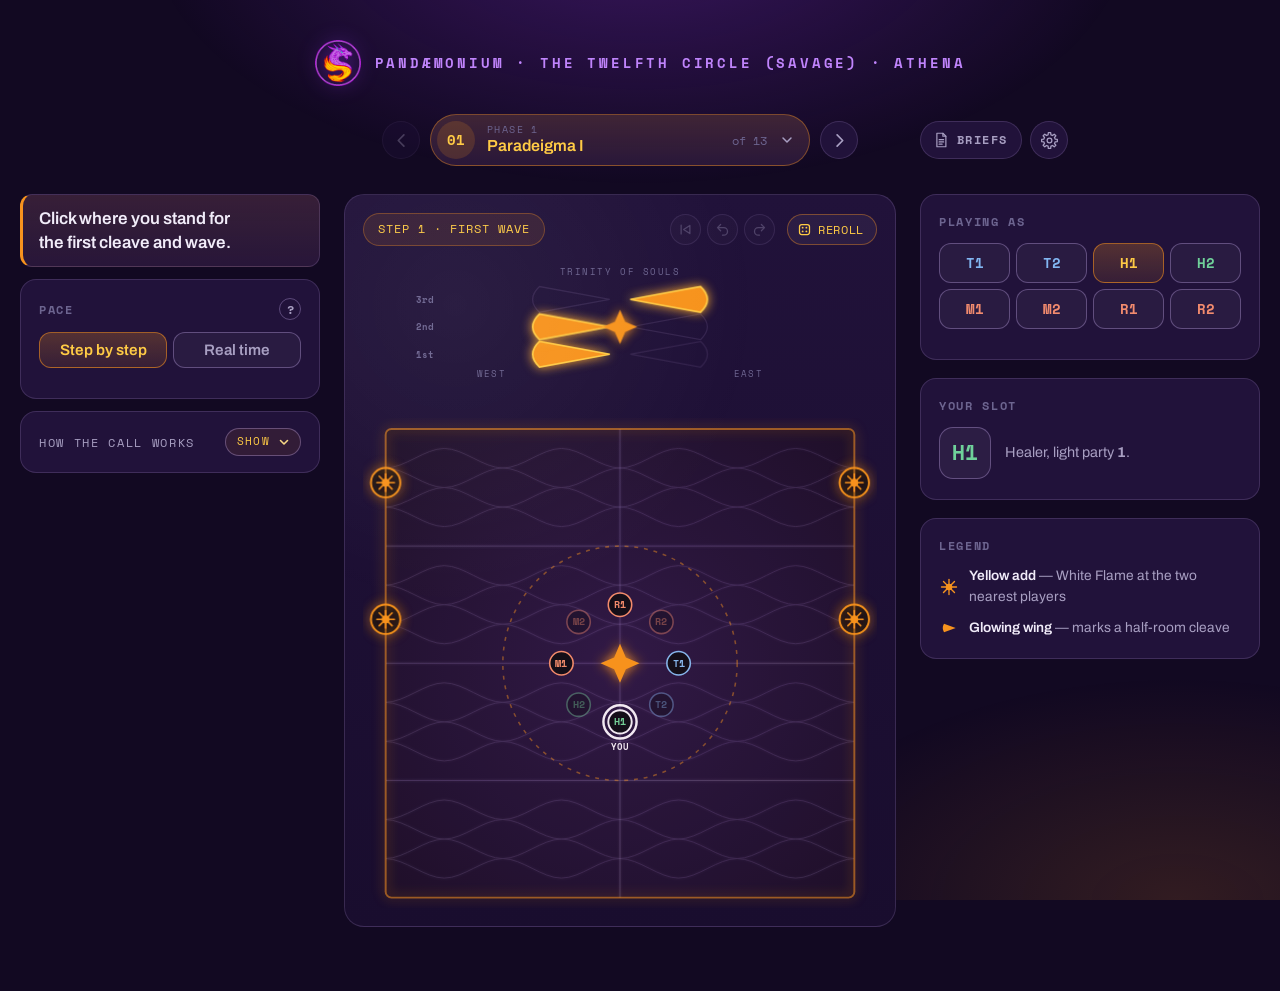
<file: index.html>
<!doctype html>
<html lang="en">
<head>
<meta charset="utf-8">
<meta name="viewport" content="width=device-width, initial-scale=1, viewport-fit=cover">
<title>Twelfth Circle Trainer</title>
<link rel="icon" type="image/png" href="assets/favicon.png">
<link rel="preconnect" href="https://fonts.googleapis.com">
<link rel="preconnect" href="https://fonts.gstatic.com" crossorigin>
<link rel="stylesheet" href="https://fonts.googleapis.com/css2?family=Cormorant+SC:wght@500;600;700&family=Archivo:wght@400;500;600;700&family=Space+Mono:wght@400;700&display=swap">
<link rel="stylesheet" href="css/styles.css">
</head>
<body>

<svg aria-hidden="true" focusable="false" style="position:absolute;width:0;height:0;overflow:hidden">
  <defs>
    <filter id="glow" x="-60%" y="-60%" width="220%" height="220%">
      <feGaussianBlur stdDeviation="6" result="blur"/>
      <feMerge>
        <feMergeNode in="blur"/>
        <feMergeNode in="SourceGraphic"/>
      </feMerge>
    </filter>
    <radialGradient id="floor" cx="50%" cy="50%" r="70%">
      <stop offset="0%" stop-color="#2a1548"/>
      <stop offset="100%" stop-color="#170b2a"/>
    </radialGradient>
    <clipPath id="arenaClip">
      <rect x="60" y="60" width="480" height="480" rx="6"/>
    </clipPath>
    <clipPath id="pallasClip">
      <rect x="60" y="60" width="480" height="360" rx="6"/>
    </clipPath>
    <clipPath id="caloricClip">
      <rect x="0" y="0" width="600" height="450" rx="6"/>
    </clipPath>
    <!-- the same floor waves seen close up, for the shrunken floor of Gaiaochos -->
    <pattern id="weaveZoom" width="80" height="80" patternUnits="userSpaceOnUse" patternTransform="translate(300 300) scale(2.6)">
      <path d="M0 40 Q20 10 40 40 T80 40" fill="none" stroke="rgba(199,160,255,0.09)" stroke-width="0.9"/>
      <path d="M0 0 Q20 -30 40 0 T80 0" fill="none" stroke="rgba(199,160,255,0.07)" stroke-width="0.9"/>
    </pattern>

    <!-- the add lasers' pulse: a soft edge, and a fading trail behind the crescent -->
    <filter id="beam-soft" x="-60%" y="-60%" width="220%" height="220%">
      <feGaussianBlur stdDeviation="1.8"/>
    </filter>
    <linearGradient id="beam-trail" x1="0" y1="0" x2="1" y2="0">
      <stop offset="0" stop-color="#ffcb45" stop-opacity="0"/>
      <stop offset="1" stop-color="#ffcb45" stop-opacity="0.38"/>
    </linearGradient>

    <!-- Icon symbols the drills share -->
    <g id="icon-undo">
      <path d="M9 7 4 12l5 5M4.5 12H14a6 6 0 0 1 0 12h-2" fill="none" stroke="currentColor" stroke-width="2" stroke-linecap="round" stroke-linejoin="round" transform="translate(0,-3)"/>
    </g>
    <g id="icon-redo">
      <path d="M15 7l5 5-5 5M19.5 12H10a6 6 0 0 0 0 12h2" fill="none" stroke="currentColor" stroke-width="2" stroke-linecap="round" stroke-linejoin="round" transform="translate(0,-3)"/>
    </g>
    <g id="icon-rewind">
      <path d="M5 5v14M19 5.5 9 12l10 6.5Z" fill="none" stroke="currentColor" stroke-width="2" stroke-linecap="round" stroke-linejoin="round"/>
    </g>
    <g id="icon-reroll">
      <rect x="4" y="4" width="16" height="16" rx="3.5" fill="none" stroke="currentColor" stroke-width="2"/>
      <circle cx="9" cy="9" r="1.5" fill="currentColor"/><circle cx="15" cy="15" r="1.5" fill="currentColor"/>
      <circle cx="15" cy="9" r="1.5" fill="currentColor"/><circle cx="9" cy="15" r="1.5" fill="currentColor"/>
    </g>
    <g id="icon-brief">
      <path d="M6.5 3h8l4 4v14h-12Z" fill="none" stroke="currentColor" stroke-width="1.6" stroke-linejoin="round"/>
      <path d="M14.5 3v4h4M9.5 11.5h6M9.5 14.5h6M9.5 17.5h4" fill="none" stroke="currentColor" stroke-width="1.6" stroke-linecap="round" stroke-linejoin="round"/>
    </g>
    <g id="icon-cog">
      <path d="M10.23 4.92 L10.52 2.11 L13.48 2.11 L13.77 4.92 A7.3 7.3 0 0 1 15.76 5.74 L15.76 5.74 L17.95 3.96 L20.04 6.05 L18.26 8.24 A7.3 7.3 0 0 1 19.08 10.23 L19.08 10.23 L21.89 10.52 L21.89 13.48 L19.08 13.77 A7.3 7.3 0 0 1 18.26 15.76 L18.26 15.76 L20.04 17.95 L17.95 20.04 L15.76 18.26 A7.3 7.3 0 0 1 13.77 19.08 L13.77 19.08 L13.48 21.89 L10.52 21.89 L10.23 19.08 A7.3 7.3 0 0 1 8.24 18.26 L8.24 18.26 L6.05 20.04 L3.96 17.95 L5.74 15.76 A7.3 7.3 0 0 1 4.92 13.77 L4.92 13.77 L2.11 13.48 L2.11 10.52 L4.92 10.23 A7.3 7.3 0 0 1 5.74 8.24 L5.74 8.24 L3.96 6.05 L6.05 3.96 L8.24 5.74 A7.3 7.3 0 0 1 10.23 4.92Z" fill="none" stroke="currentColor" stroke-width="1.6" stroke-linejoin="round"/>
      <circle cx="12" cy="12" r="3" fill="none" stroke="currentColor" stroke-width="1.6"/>
    </g>
    <g id="icon-sword">
      <!-- a stylized take on the game's DPS role icon: a broad sword, point to the upper right -->
      <path d="M7.7 13.2 16.3 4.9 20.5 3.5 19.1 7.7 10.8 16.3Z" fill="currentColor" stroke="none"/>
      <path d="M10 14.1 16.3 7.7" stroke="rgba(10,9,22,0.45)" stroke-width="0.9" stroke-linecap="round" fill="none"/>
      <path d="M5.6 11.9 12.1 18.4" stroke="currentColor" stroke-width="2.2" stroke-linecap="round" fill="none"/>
      <path d="M6.3 17.7 8.5 15.5" stroke="currentColor" stroke-width="1.8" stroke-linecap="round" fill="none"/>
      <circle cx="5.3" cy="18.7" r="1.6" fill="currentColor" stroke="none"/>
    </g>
    <g id="icon-tank">
      <path d="M12 2 4 5v6c0 5.2 3.4 9 8 11 4.6-2 8-6.8 8-11V5Z" fill="currentColor" stroke="rgba(10,9,22,0.5)" stroke-width="1"/>
    </g>
    <g id="icon-healer">
      <path d="M12 3.2v17.6M3.2 12h17.6" stroke="currentColor" stroke-width="3.6" stroke-linecap="round"/>
    </g>
    <!-- a support of either job: the tank shield's top-left half and the healer cross's bottom-right half,
         split along the diagonal from bottom left to top right -->
    <clipPath id="clip-support-tl"><path d="M0 0H24L0 24Z"/></clipPath>
    <clipPath id="clip-support-br"><path d="M24 0V24H0Z"/></clipPath>
    <g id="icon-support">
      <g clip-path="url(#clip-support-tl)">
        <path d="M12 2 4 5v6c0 5.2 3.4 9 8 11 4.6-2 8-6.8 8-11V5Z" fill="var(--umbral-soft)" stroke="rgba(10,9,22,0.5)" stroke-width="1"/>
      </g>
      <g clip-path="url(#clip-support-br)">
        <path d="M12 3.2v17.6M3.2 12h17.6" stroke="var(--good)" stroke-width="3.6" stroke-linecap="round"/>
      </g>
      <path d="M2.5 21.5 21.5 2.5" stroke="rgba(241,236,249,0.55)" stroke-width="1" stroke-linecap="round"/>
    </g>
    <g id="icon-add">
      <circle cx="12" cy="12" r="4" fill="currentColor"/>
      <g stroke="currentColor" stroke-width="1.6" stroke-linecap="round">
        <line x1="12" y1="12" x2="12" y2="3"/>
        <line x1="12" y1="12" x2="12" y2="21"/>
        <line x1="12" y1="12" x2="3" y2="12"/>
        <line x1="12" y1="12" x2="21" y2="12"/>
        <line x1="12" y1="12" x2="5.4" y2="5.4"/>
        <line x1="12" y1="12" x2="18.6" y2="18.6"/>
        <line x1="12" y1="12" x2="5.4" y2="18.6"/>
        <line x1="12" y1="12" x2="18.6" y2="5.4"/>
      </g>
    </g>
    <g id="icon-donut">
      <circle cx="12" cy="12" r="7.5" fill="none" stroke="currentColor" stroke-width="5"/>
    </g>
    <g id="icon-orb">
      <circle cx="12" cy="12" r="8" fill="currentColor"/>
    </g>
    <g id="icon-spread">
      <circle cx="12" cy="12" r="2.6" fill="currentColor"/>
      <g stroke="currentColor" stroke-width="1.8" stroke-linecap="round">
        <line x1="12" y1="8" x2="12" y2="2"/>
        <line x1="12" y1="16" x2="12" y2="22"/>
        <line x1="8" y1="12" x2="2" y2="12"/>
        <line x1="16" y1="12" x2="22" y2="12"/>
        <line x1="9.2" y1="9.2" x2="5" y2="5"/>
        <line x1="14.8" y1="14.8" x2="19" y2="19"/>
        <line x1="9.2" y1="14.8" x2="5" y2="19"/>
        <line x1="14.8" y1="9.2" x2="19" y2="5"/>
      </g>
    </g>
    <g id="icon-stack">
      <circle cx="9" cy="9" r="4.2" fill="none" stroke="currentColor" stroke-width="1.8"/>
      <circle cx="15" cy="15" r="4.2" fill="currentColor" opacity="0.9"/>
    </g>
    <g id="icon-move">
    <g stroke="currentColor" stroke-width="1.9" stroke-linecap="round" stroke-linejoin="round" fill="none">
      <path d="M4 12h13"/>
      <path d="M13 7l5 5-5 5"/>
    </g>
  </g>
  <g id="icon-hold">
      <circle cx="12" cy="12" r="7" fill="none" stroke="currentColor" stroke-width="1.8"/>
      <circle cx="12" cy="12" r="2.4" fill="currentColor"/>
    </g>
    <g id="icon-jack">
      <g stroke="currentColor" stroke-width="2" stroke-linecap="round">
        <line x1="12" y1="3.5" x2="12" y2="20.5"/>
        <line x1="4.6" y1="7.8" x2="19.4" y2="16.2"/>
        <line x1="4.6" y1="16.2" x2="19.4" y2="7.8"/>
      </g>
      <g fill="currentColor">
        <circle cx="12" cy="3.5" r="2.1"/><circle cx="12" cy="20.5" r="2.1"/>
        <circle cx="4.6" cy="7.8" r="2.1"/><circle cx="19.4" cy="16.2" r="2.1"/>
        <circle cx="4.6" cy="16.2" r="2.1"/><circle cx="19.4" cy="7.8" r="2.1"/>
      </g>
    </g>
  </defs>
</svg>

<div class="page">

  <header class="masthead">
    <div class="brand">
      <img class="brand-logo" src="assets/syncademy-logo.png" alt="Syncademy" width="210" height="210">
      <p class="eyebrow">Pandæmonium · The Twelfth Circle (Savage) · Athena</p>
    </div>
  </header>

  <div class="nav-row">
    <nav class="mech-nav" id="tabs" aria-label="Choose a mechanic"></nav>
    <div class="nav-actions">
      <a class="brief-link" href="briefs.html" target="_blank" rel="noopener">
        <svg viewBox="0 0 24 24" fill="none" stroke="currentColor" aria-hidden="true"><use href="#icon-brief"/></svg>
        <span>Briefs</span>
      </a>
      <div class="settings-wrap">
        <button type="button" class="icon-btn" id="settingsBtn" aria-haspopup="dialog"
                aria-expanded="false" aria-controls="settingsPanel" aria-label="Settings">
          <svg viewBox="0 0 24 24" fill="none" stroke="currentColor"><use href="#icon-cog"/></svg>
        </button>
        <div class="settings-pop" id="settingsPanel" hidden role="dialog" aria-label="Settings">
          <h2>Settings</h2>
          <label class="opt-row">
            <input type="checkbox" id="optHints">
            <span><b>Show hints</b>Each step adds the rule it asks you to read: which chain lands first, where the tethers go, how the spread is ordered.</span>
          </label>
          <label class="opt-row">
            <input type="checkbox" id="optAuto">
            <span><b>Automatically advance</b>When your answer is right, move straight to the next step instead of waiting for the continue button. The button at the end of a pull always stays.</span>
          </label>
          <div class="opt-group">
            <span class="opt-text" id="optLayoutLabel"><b>Layout</b>Auto shows three columns on wide screens and two on narrower ones. Phones always stack.</span>
            <div class="opt-seg" role="group" aria-labelledby="optLayoutLabel">
              <button type="button" data-layout="auto">Auto</button>
              <button type="button" data-layout="three">3 columns</button>
              <button type="button" data-layout="two">2 columns</button>
            </div>
          </div>
        </div>
      </div>
    </div>
  </div>

  <!-- each mechanic adds its own panel here -->
</div>

<script src="js/core.js"></script>
<script src="mechanics/paradeigma-1.js"></script>
<script src="mechanics/paradeigma-2.js"></script>
<script src="mechanics/superchain-1.js"></script>
<script src="mechanics/paradeigma-3.js"></script>
<script src="mechanics/palladion.js"></script>
<script src="mechanics/superchain-2.js"></script>
<script src="mechanics/gaiaochos-1.js"></script>
<script src="mechanics/classical-concepts-1.js"></script>
<script src="mechanics/caloric-theory-1.js"></script>
<script src="mechanics/pangenesis.js"></script>
<script src="mechanics/classical-concepts-2.js"></script>
<script src="mechanics/caloric-theory-2.js"></script>
<script src="mechanics/gaiaochos-2.js"></script>
<script>Twelfth.start();</script>

</body>
</html>
</file>
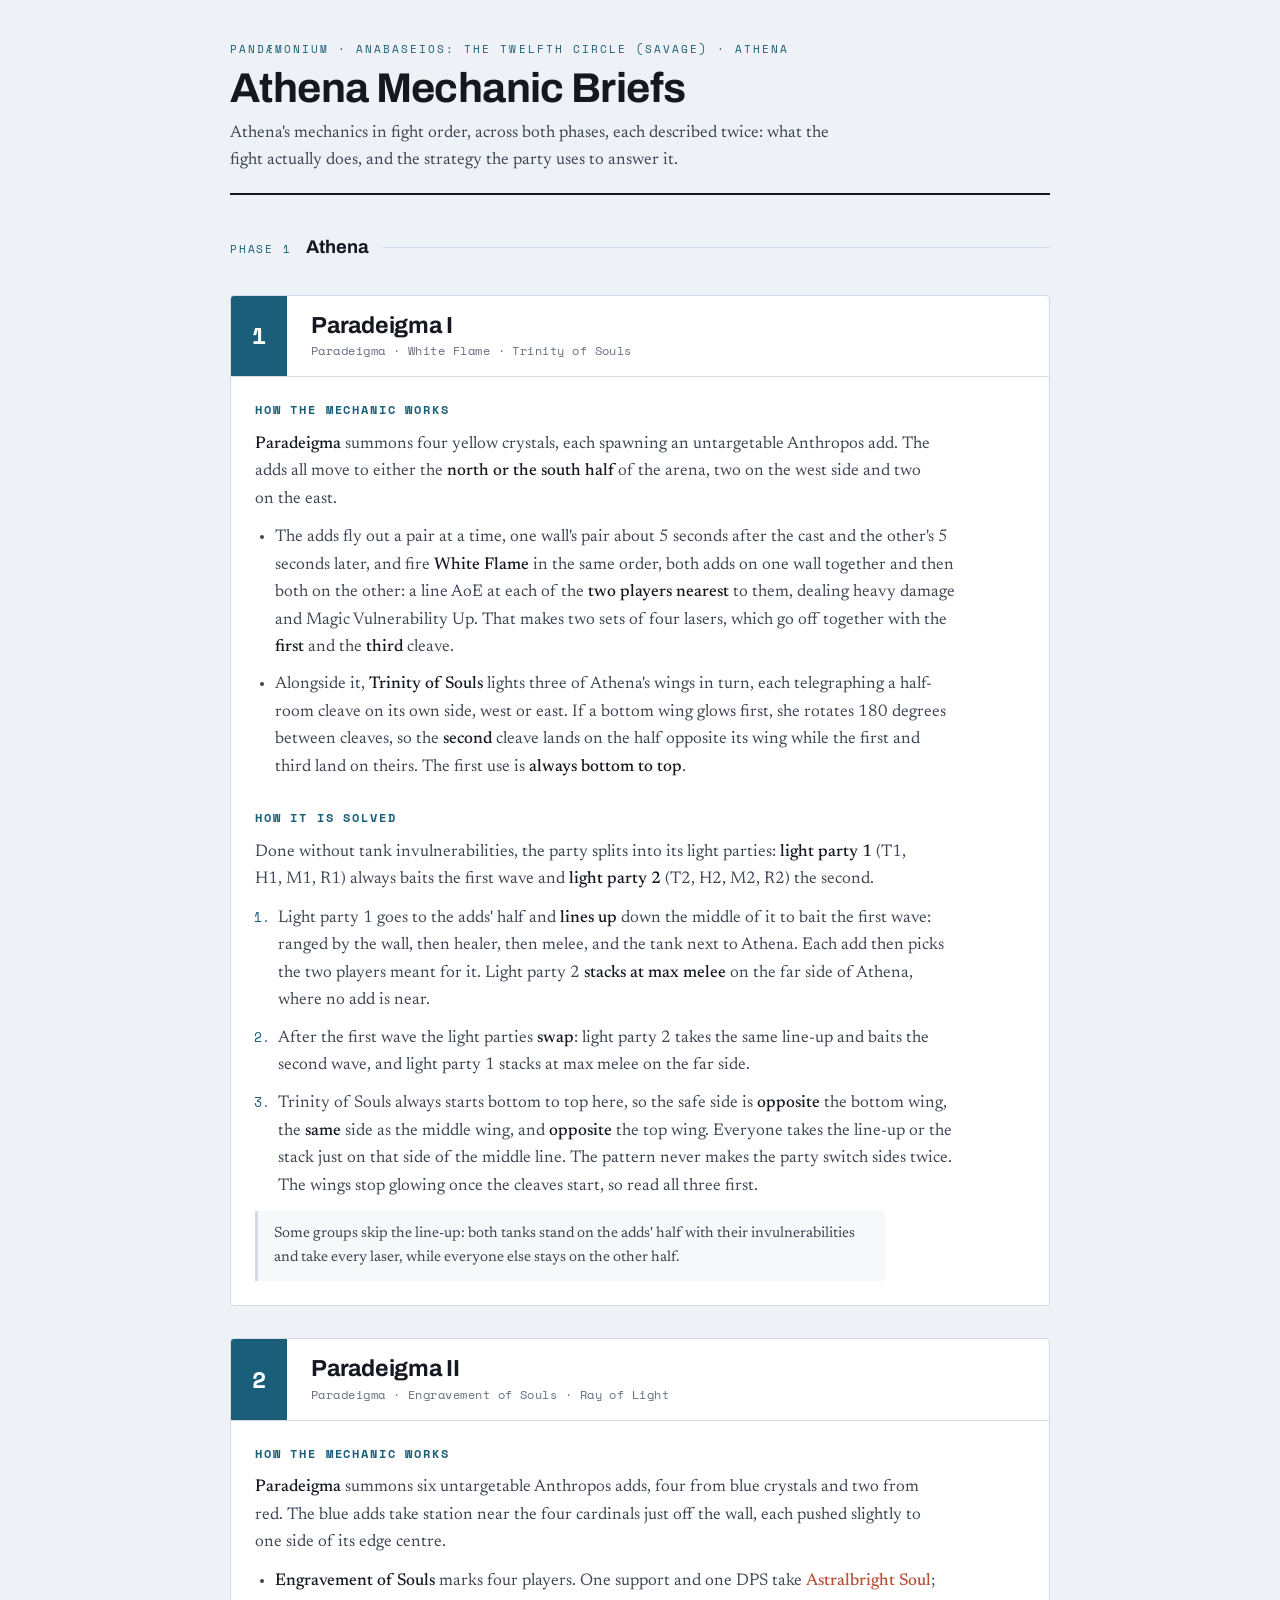
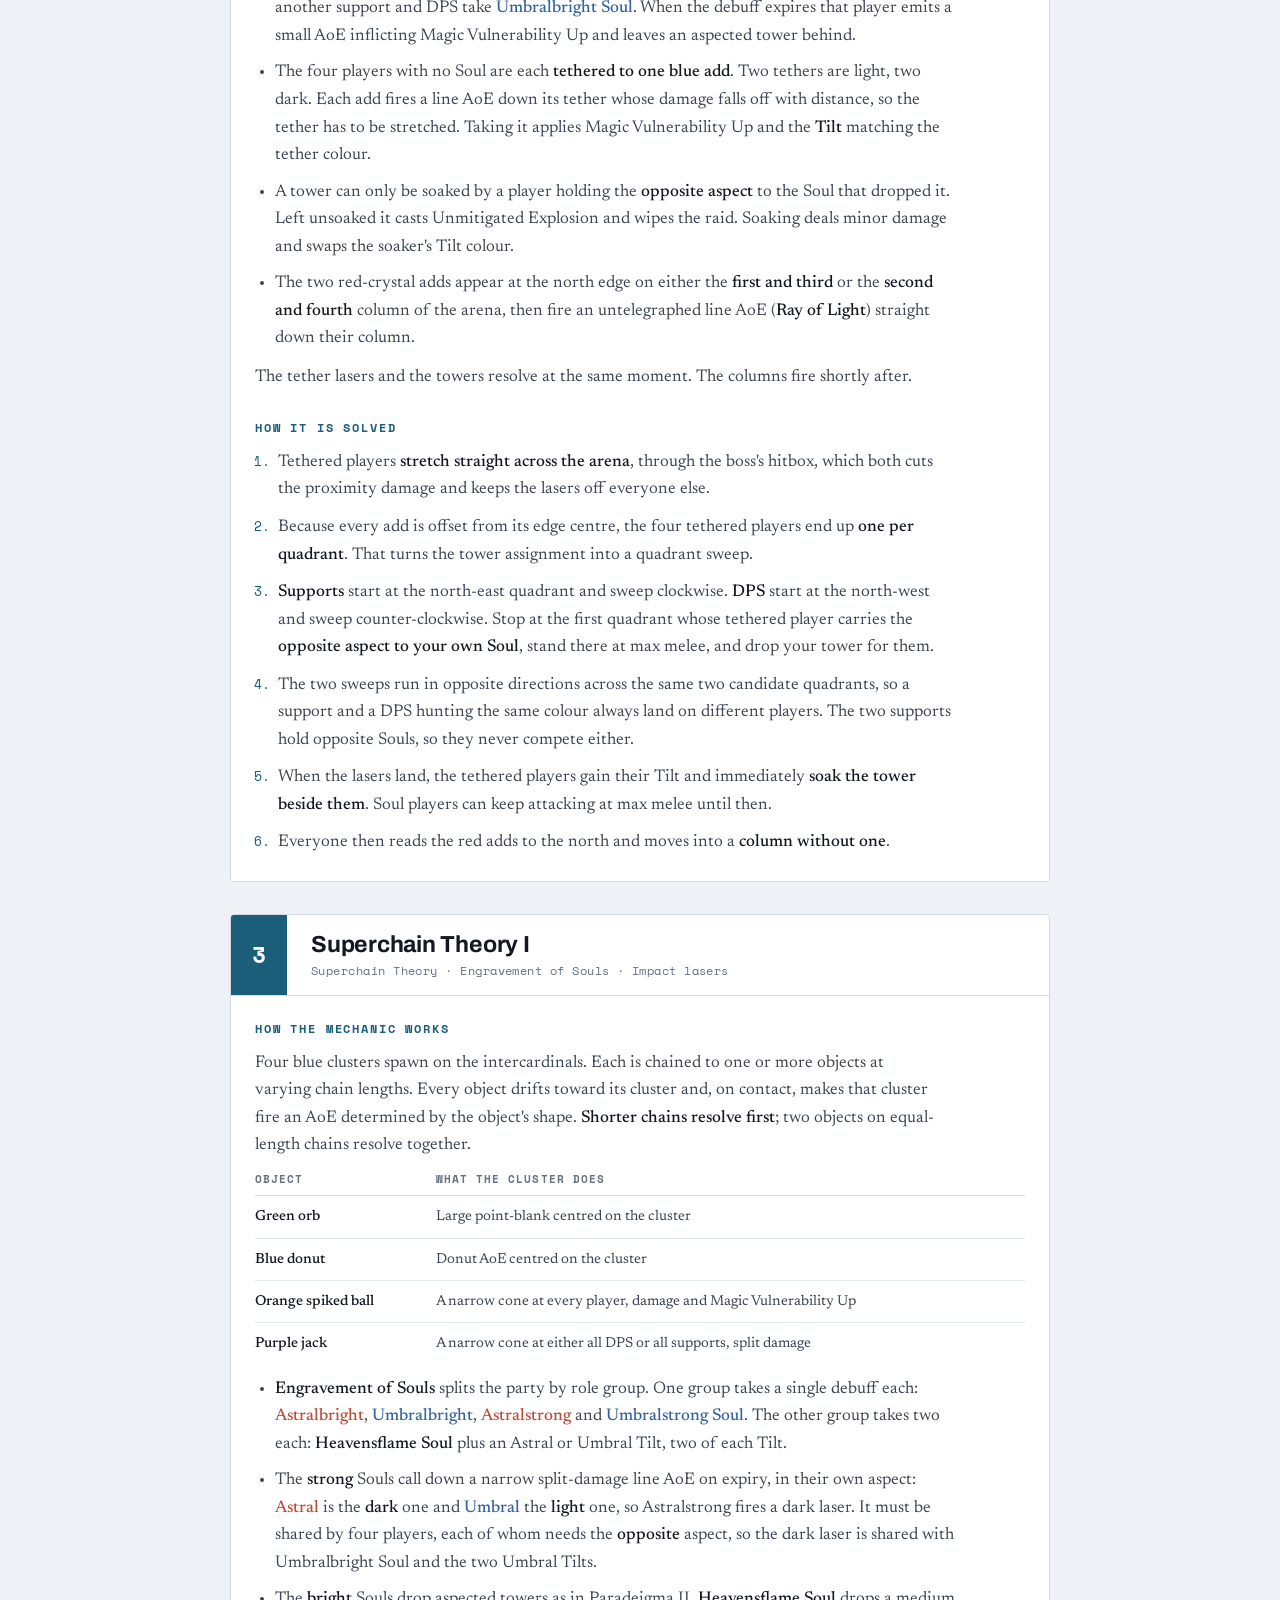
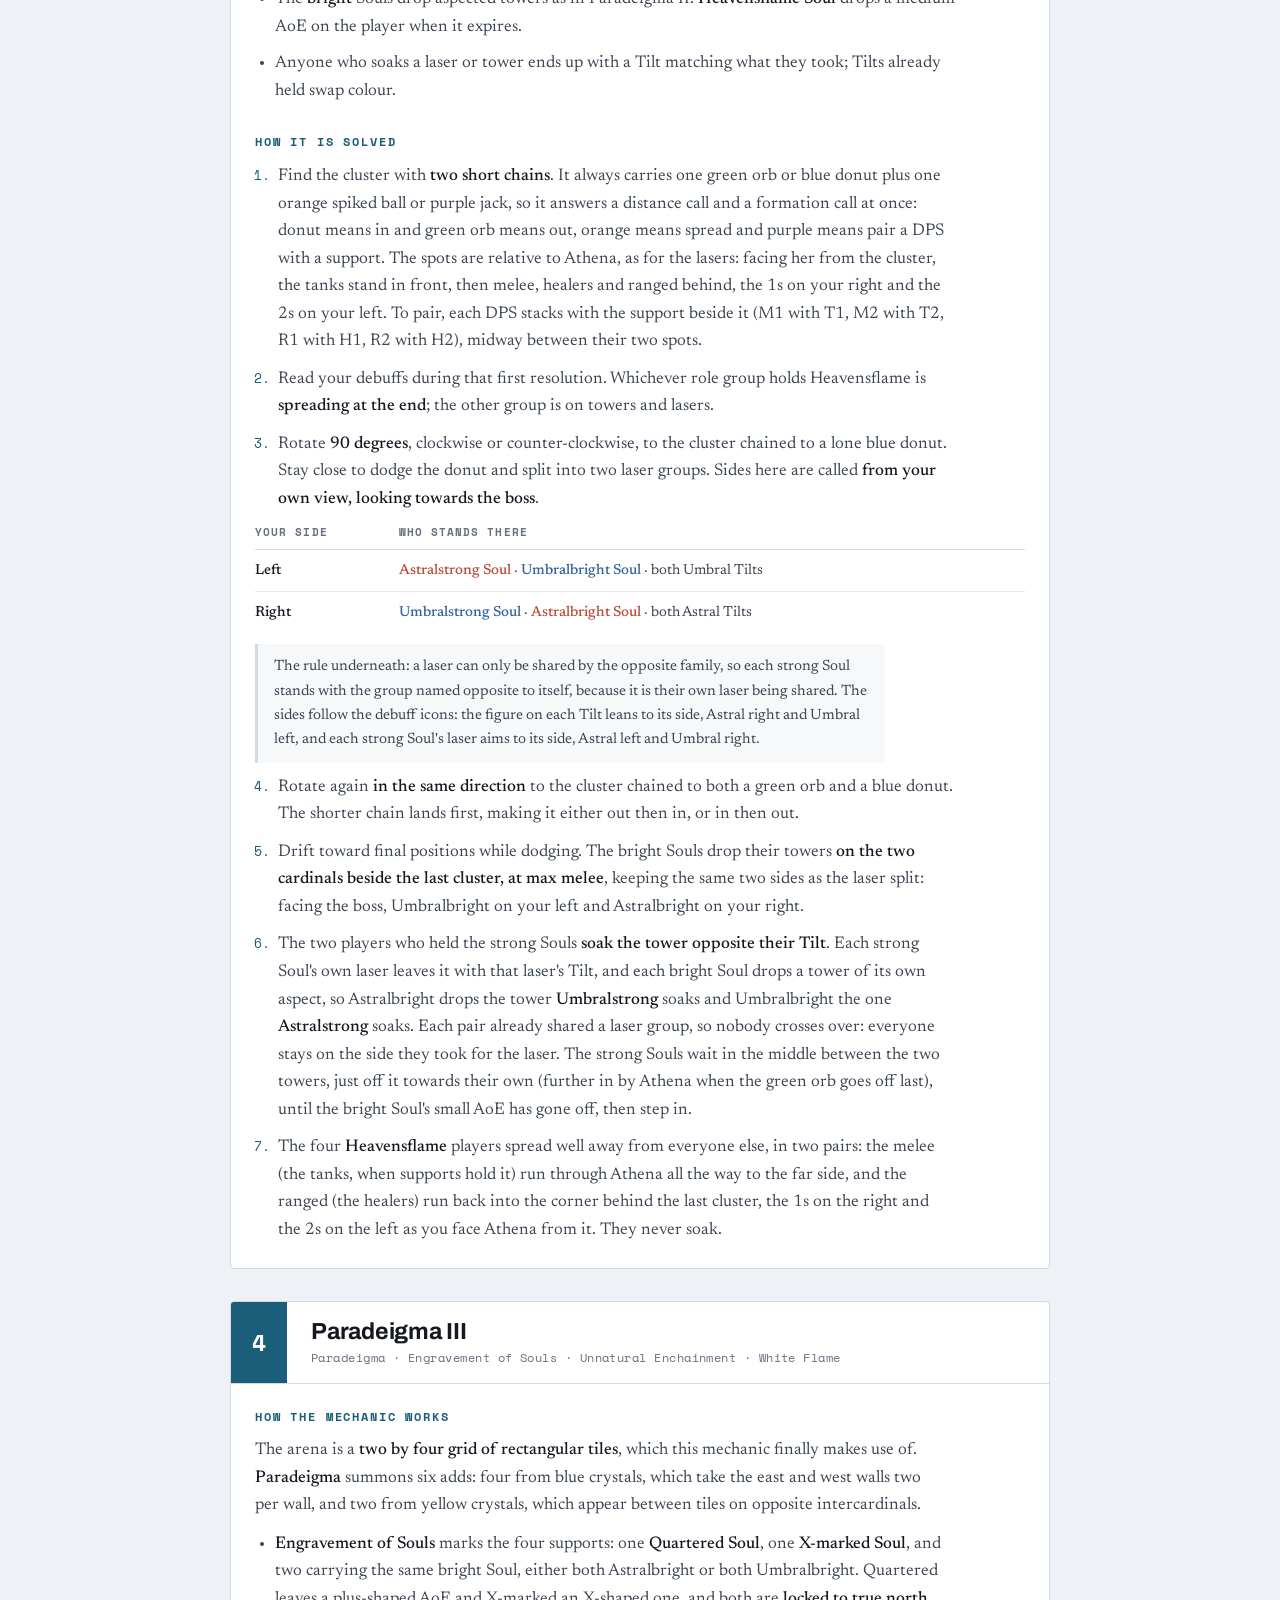
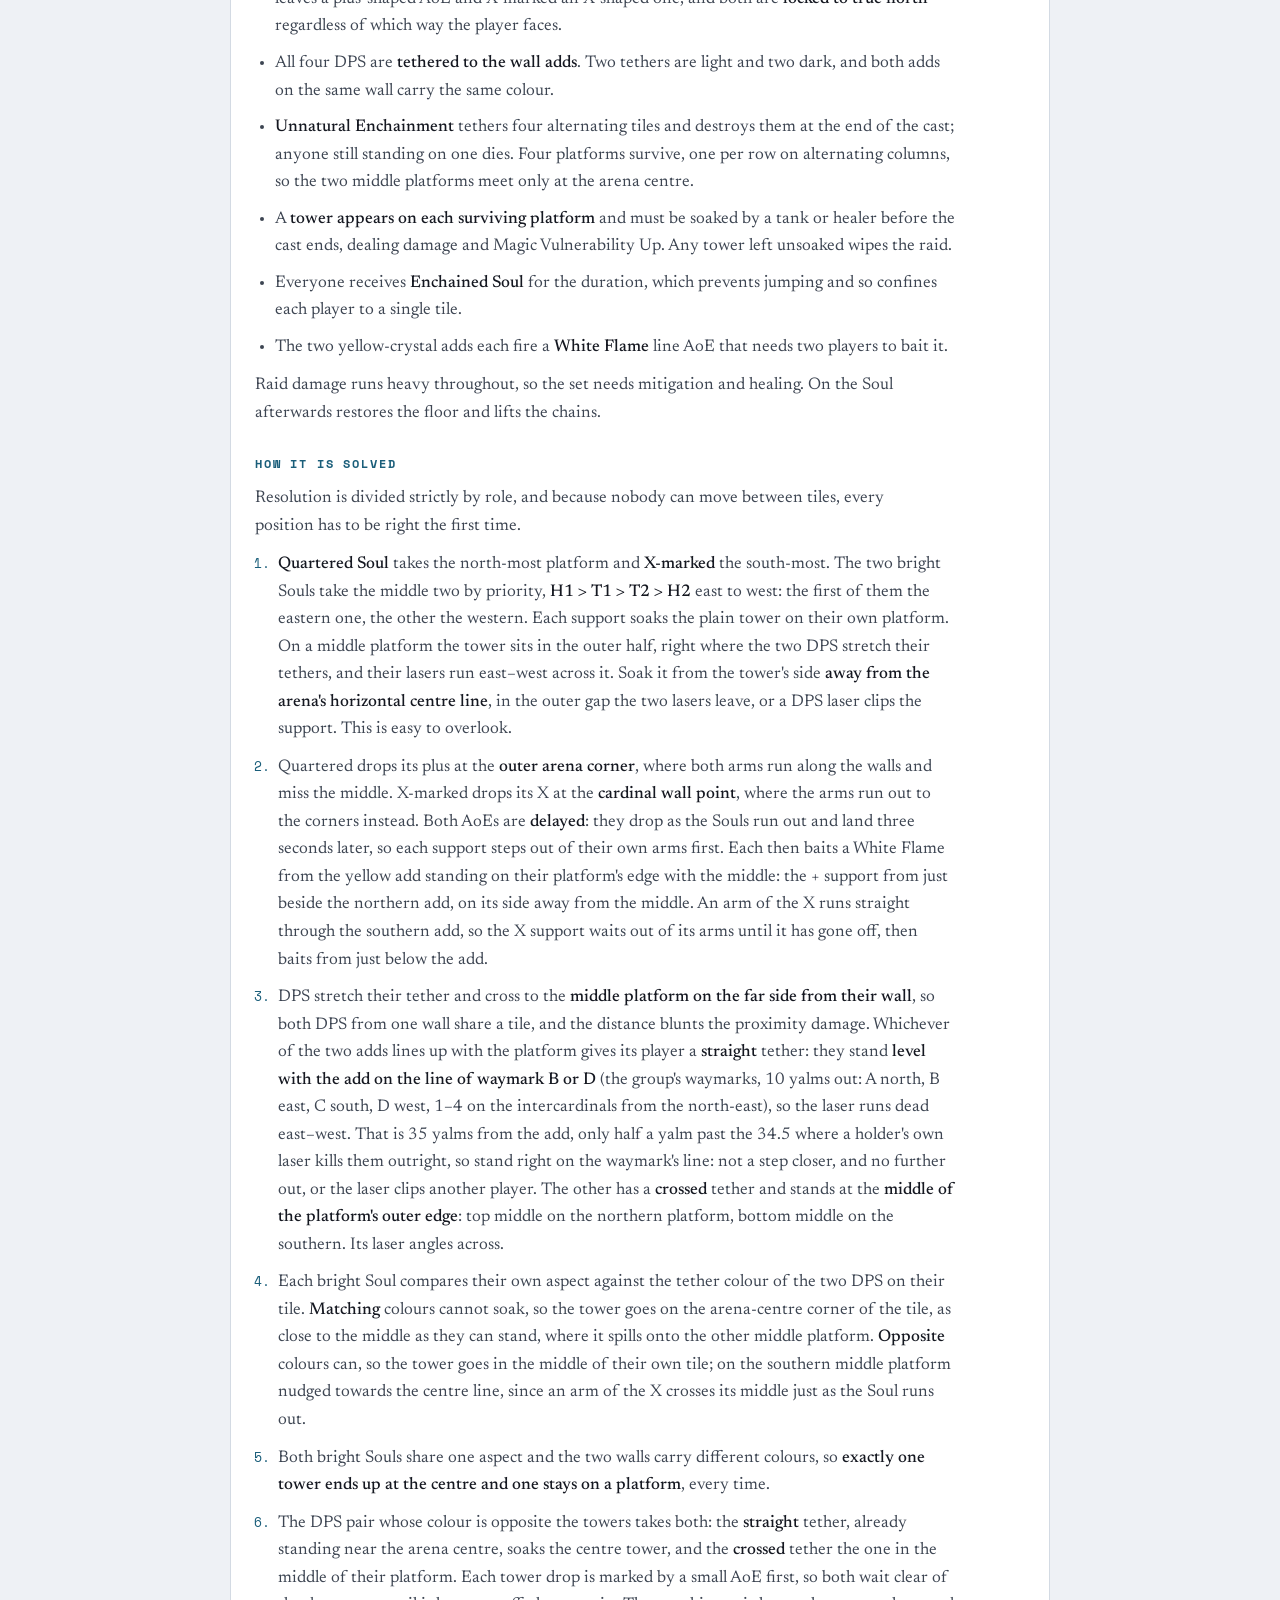
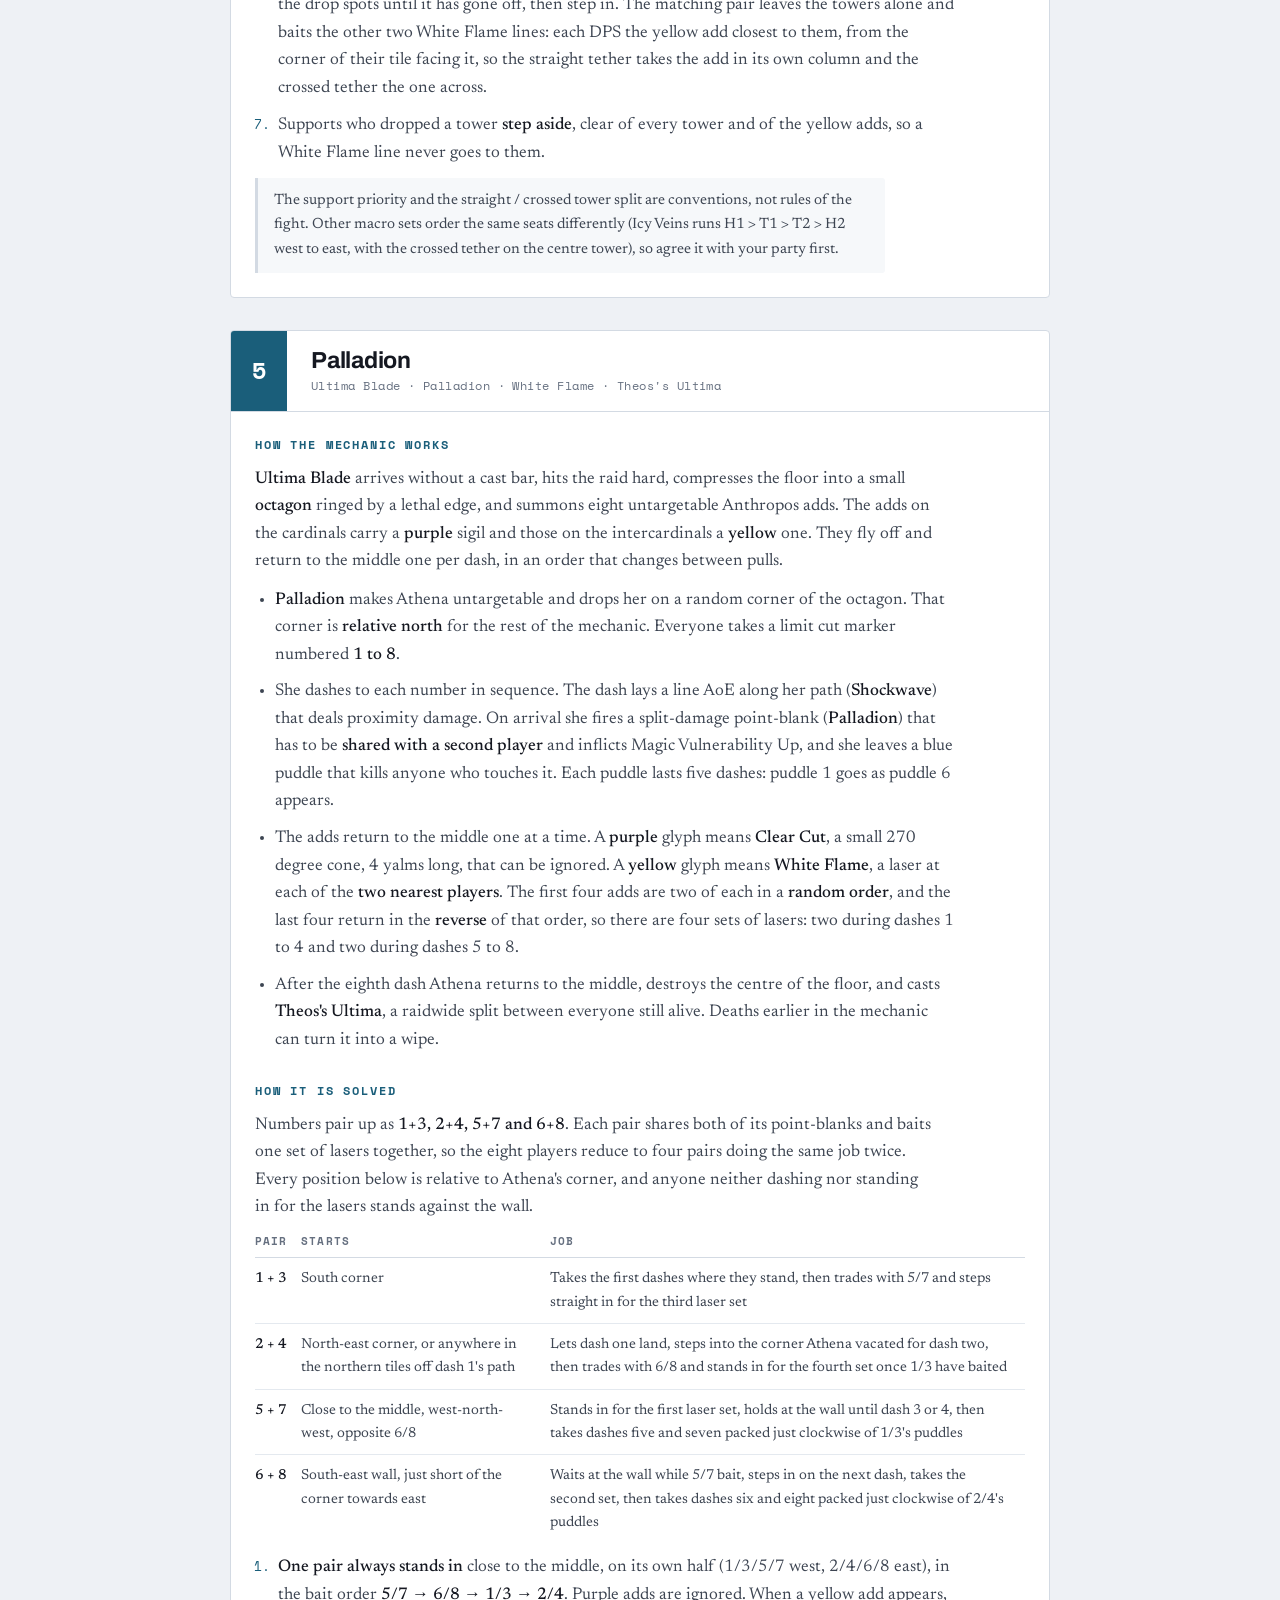
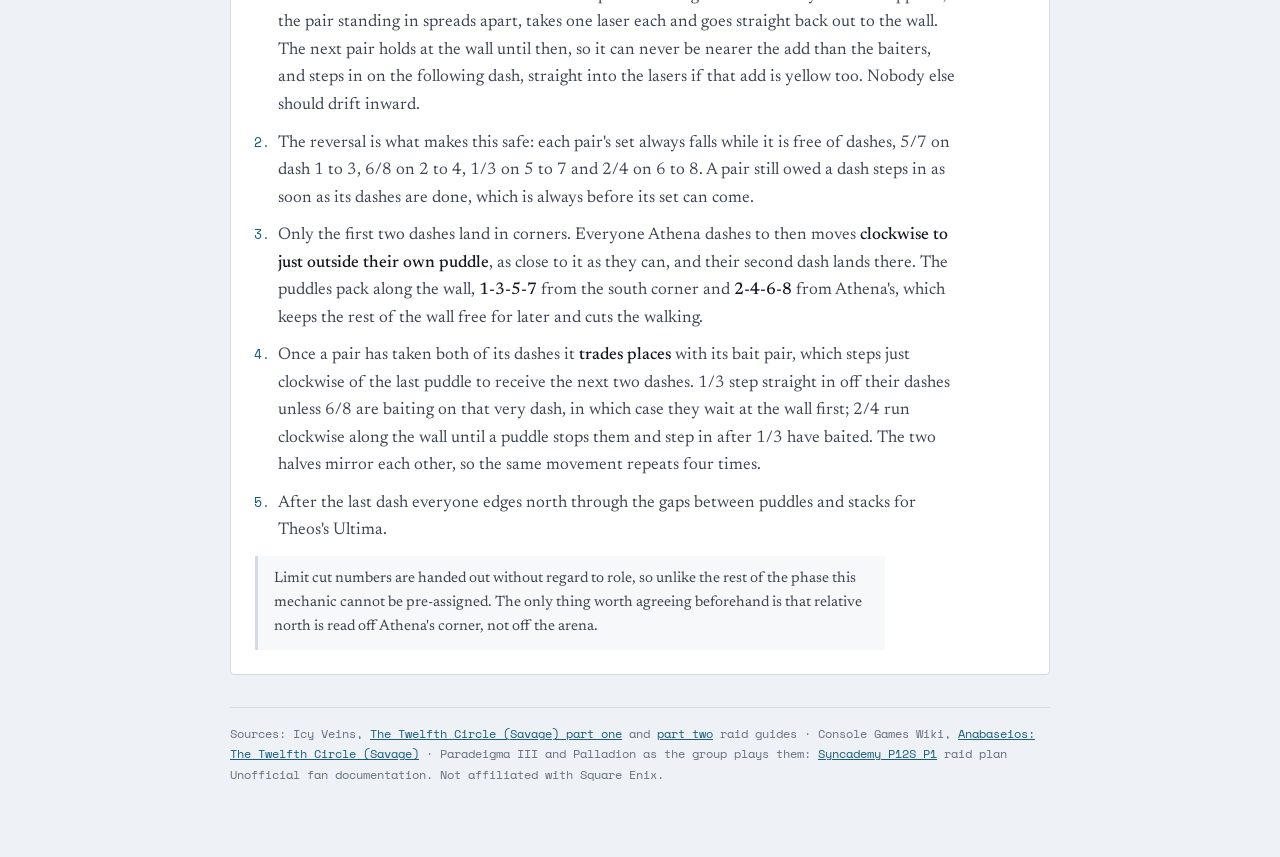
<file: briefs.html>
<!doctype html>
<html lang="en">
<head>
<meta charset="utf-8">
<meta name="viewport" content="width=device-width, initial-scale=1, viewport-fit=cover">
<title>Athena Mechanic Briefs</title>
<link rel="preconnect" href="https://fonts.googleapis.com">
<link rel="preconnect" href="https://fonts.gstatic.com" crossorigin>
<link rel="stylesheet" href="https://fonts.googleapis.com/css2?family=Archivo:wght@500;600;700&family=Newsreader:opsz,wght@6..72,400;6..72,500&family=Space+Mono:wght@400;700&display=swap">
<style>
  :root{
    color-scheme: light dark;
    --paper:      #eef1f5;
    --panel:      #ffffff;
    --panel-2:    #f6f8fa;
    --ink:        #151821;
    --ink-2:      #3d4552;
    --muted:      #667080;
    --rule:       #d3dae3;
    --rule-soft:  #e4e9ef;
    --accent:     #1a5e7a;
    --astral:     #b94e39;
    --umbral:     #35659f;
    --font-head: 'Archivo', 'Segoe UI', system-ui, sans-serif;
    --font-body: 'Newsreader', Georgia, 'Times New Roman', serif;
    --font-mono: 'Space Mono', 'Courier New', monospace;
  }
  @media (prefers-color-scheme: dark){
    :root:not([data-theme="light"]){
      color-scheme: dark;
      --paper:     #101319;
      --panel:     #171b22;
      --panel-2:   #1d222b;
      --ink:       #e3e7ee;
      --ink-2:     #bcc4d0;
      --muted:     #8e98a7;
      --rule:      #2a313c;
      --rule-soft: #222832;
      --accent:    #6ab4d0;
      --astral:    #e08d75;
      --umbral:    #86a9e4;
    }
  }
  :root[data-theme="dark"]{
    color-scheme: dark;
    --paper:     #101319;
    --panel:     #171b22;
    --panel-2:   #1d222b;
    --ink:       #e3e7ee;
    --ink-2:     #bcc4d0;
    --muted:     #8e98a7;
    --rule:      #2a313c;
    --rule-soft: #222832;
    --accent:    #6ab4d0;
    --astral:    #e08d75;
    --umbral:    #86a9e4;
  }

  *{ box-sizing: border-box; }
  [hidden]{ display: none !important; }

  body{
    margin: 0;
    background: var(--paper);
    color: var(--ink);
    font-family: var(--font-body);
    font-size: 17px;
    line-height: 1.62;
    -webkit-font-smoothing: antialiased;
  }

  .sheet{
    max-width: 860px;
    margin: 0 auto;
    padding-block: 40px 72px;
    padding-left: 20px;
    padding-right: 20px;
    display: flex;
    flex-direction: column;
    gap: 32px;
  }

  .masthead{
    border-bottom: 2px solid var(--ink);
    padding-bottom: 18px;
    display: flex;
    flex-direction: column;
    gap: 8px;
  }
  .stamp{
    font-family: var(--font-mono);
    font-size: 0.7rem;
    letter-spacing: 0.18em;
    text-transform: uppercase;
    color: var(--accent);
  }
  .masthead h1{
    font-family: var(--font-head);
    font-weight: 700;
    font-size: clamp(1.9rem, 3.4vw + 0.8rem, 2.6rem);
    line-height: 1.1;
    letter-spacing: -0.015em;
    margin: 0;
    text-wrap: balance;
  }
  .masthead p{ margin: 0; color: var(--ink-2); max-width: 62ch; }

  .doc{
    background: var(--panel);
    border: 1px solid var(--rule);
    border-radius: 4px;
    overflow: hidden;
  }
  .doc-head{
    display: grid;
    grid-template-columns: 56px minmax(0, 1fr);
    border-bottom: 1px solid var(--rule);
  }
  .doc-num{
    font-family: var(--font-mono);
    font-weight: 700;
    font-size: 1.45rem;
    color: var(--panel);
    background: var(--accent);
    display: flex;
    align-items: center;
    justify-content: center;
  }
  .doc-title{
    padding: 17px 24px 15px;
    display: flex;
    flex-direction: column;
    gap: 3px;
    min-width: 0;
  }
  .doc-title h2{
    font-family: var(--font-head);
    font-weight: 700;
    font-size: 1.45rem;
    letter-spacing: -0.01em;
    margin: 0;
    line-height: 1.15;
  }
  .doc-meta{
    font-family: var(--font-mono);
    font-size: 0.72rem;
    color: var(--muted);
    letter-spacing: 0.04em;
  }

  .doc-body{
    padding: 24px;
    display: flex;
    flex-direction: column;
    gap: 28px;
  }
  section{ display: flex; flex-direction: column; gap: 11px; }
  h3{
    font-family: var(--font-mono);
    font-size: 0.72rem;
    letter-spacing: 0.16em;
    text-transform: uppercase;
    color: var(--accent);
    margin: 0;
    font-weight: 700;
  }
  p{ margin: 0; max-width: 68ch; color: var(--ink-2); }
  strong{ color: var(--ink); font-weight: 500; }

  ul.beats{
    margin: 0;
    padding-left: 1.15em;
    display: flex;
    flex-direction: column;
    gap: 9px;
    color: var(--ink-2);
    max-width: 70ch;
  }
  ol.beats{
    margin: 0;
    padding-left: 1.35em;
    display: flex;
    flex-direction: column;
    gap: 10px;
    color: var(--ink-2);
    max-width: 70ch;
  }
  ol.beats > li::marker{
    font-family: var(--font-mono);
    font-size: 0.82rem;
    color: var(--accent);
  }

  .scroll{ overflow-x: auto; }
  table{
    border-collapse: collapse;
    width: 100%;
    min-width: 440px;
    font-size: 0.9rem;
  }
  th{
    text-align: left;
    font-family: var(--font-mono);
    font-weight: 700;
    font-size: 0.67rem;
    letter-spacing: 0.1em;
    text-transform: uppercase;
    color: var(--muted);
    border-bottom: 1px solid var(--rule);
    padding: 0 14px 7px 0;
  }
  td{
    vertical-align: top;
    padding: 9px 14px 9px 0;
    border-bottom: 1px solid var(--rule-soft);
    color: var(--ink-2);
  }
  tr:last-child td{ border-bottom: none; }
  td:first-child, th:first-child{ padding-left: 0; }
  td.k{ color: var(--ink); font-weight: 500; white-space: nowrap; }

  .astral{ color: var(--astral); font-weight: 500; }
  .umbral{ color: var(--umbral); font-weight: 500; }
  .phase{
    display: flex;
    align-items: baseline;
    gap: 14px;
    margin-top: 6px;
  }
  .phase span{
    font-family: var(--font-mono);
    font-size: 0.7rem;
    letter-spacing: 0.16em;
    text-transform: uppercase;
    color: var(--accent);
    white-space: nowrap;
  }
  .phase h2{
    font-family: var(--font-head);
    font-weight: 700;
    font-size: 1.15rem;
    margin: 0;
    white-space: nowrap;
  }
  .phase::after{
    content: "";
    flex: 1;
    align-self: center;
    border-top: 1px solid var(--rule);
  }

  .note{
    background: var(--panel-2);
    border-left: 3px solid var(--rule);
    padding: 11px 16px;
    border-radius: 0 3px 3px 0;
    font-size: 0.93rem;
    max-width: 70ch;
  }

  footer{
    font-family: var(--font-mono);
    font-size: 0.72rem;
    color: var(--muted);
    border-top: 1px solid var(--rule);
    padding-top: 16px;
    line-height: 1.75;
  }
  footer a{ color: var(--accent); }

  @media (max-width: 560px){
    body{ font-size: 16px; }
    .doc-body{ padding: 18px; }
    .doc-head{ grid-template-columns: 42px minmax(0, 1fr); }
    .doc-title{ padding: 14px 16px; }
  }
</style>
</head>
<body>

<div class="sheet">

  <header class="masthead">
    <div class="stamp">Pandæmonium · Anabaseios: The Twelfth Circle (Savage) · Athena</div>
    <h1>Athena Mechanic Briefs</h1>
    <p>Athena's mechanics in fight order, across both phases, each described twice: what the fight actually
       does, and the strategy the party uses to answer it.</p>
  </header>

  <div class="phase"><span>Phase 1</span><h2>Athena</h2></div>

  <!-- ============ 1 ============ -->
  <article class="doc" id="para1">
    <div class="doc-head">
      <div class="doc-num">1</div>
      <div class="doc-title">
        <h2>Paradeigma I</h2>
        <div class="doc-meta">Paradeigma · White Flame · Trinity of Souls</div>
      </div>
    </div>

    <div class="doc-body">

      <section>
        <h3>How the mechanic works</h3>
        <p><strong>Paradeigma</strong> summons four yellow crystals, each spawning an untargetable Anthropos add.
           The adds all move to either the <strong>north or the south half</strong> of the arena, two on the west
           side and two on the east.</p>
        <ul class="beats">
          <li>The adds fly out a pair at a time, one wall's pair about 5 seconds after the cast and the other's
              5 seconds later, and fire <strong>White Flame</strong> in the same order, both adds on one wall
              together and then both on the other: a line AoE at each of the <strong>two players nearest</strong> to them, dealing heavy
              damage and Magic Vulnerability Up. That makes two sets of four lasers, which go off together with the <strong>first</strong> and the
              <strong>third</strong> cleave.</li>
          <li>Alongside it, <strong>Trinity of Souls</strong> lights three of Athena's wings in turn, each
              telegraphing a half-room cleave on its own side, west or east. If a bottom wing glows first, she
              rotates 180 degrees between cleaves, so the <strong>second</strong> cleave lands on the half opposite
              its wing while the first and third land on theirs. The first use is <strong>always bottom to
              top</strong>.</li>
        </ul>
      </section>

      <section>
        <h3>How it is solved</h3>
        <p>Done without tank invulnerabilities, the party splits into its light parties: <strong>light party 1</strong>
           (T1, H1, M1, R1) always baits the first wave and <strong>light party 2</strong> (T2, H2, M2, R2) the
           second.</p>
        <ol class="beats">
          <li>Light party 1 goes to the adds' half and <strong>lines up</strong> down the middle of it to bait the
              first wave: ranged by the wall, then healer, then melee, and the tank next to Athena. Each add then picks
              the two players meant for it. Light party 2 <strong>stacks at max melee</strong> on the far side of
              Athena, where no add is near.</li>
          <li>After the first wave the light parties <strong>swap</strong>: light party 2 takes the same line-up and
              baits the second wave, and light party 1 stacks at max melee on the far side.</li>
          <li>Trinity of Souls always starts bottom to top here, so the safe side is <strong>opposite</strong> the
              bottom wing, the <strong>same</strong> side as the middle wing, and <strong>opposite</strong> the top
              wing. Everyone takes the line-up or the stack just on that side of the middle line. The pattern never
              makes the party switch sides twice. The wings stop glowing once the cleaves start, so read all three
              first.</li>
        </ol>
        <p class="note">Some groups skip the line-up: both tanks stand on the adds' half with
           their invulnerabilities and take every laser, while everyone else stays on the other half.</p>
      </section>

    </div>
  </article>

  <!-- ============ 2 ============ -->
  <article class="doc" id="engrave">
    <div class="doc-head">
      <div class="doc-num">2</div>
      <div class="doc-title">
        <h2>Paradeigma II</h2>
        <div class="doc-meta">Paradeigma · Engravement of Souls · Ray of Light</div>
      </div>
    </div>

    <div class="doc-body">

      <section>
        <h3>How the mechanic works</h3>
        <p><strong>Paradeigma</strong> summons six untargetable Anthropos adds, four from blue crystals and two
           from red. The blue adds take station near the four cardinals just off the wall, each pushed slightly
           to one side of its edge centre.</p>
        <ul class="beats">
          <li><strong>Engravement of Souls</strong> marks four players. One support and one DPS take
              <span class="astral">Astralbright Soul</span>; another support and DPS take
              <span class="umbral">Umbralbright Soul</span>. When the debuff expires that player emits a small
              AoE inflicting Magic Vulnerability Up and leaves an aspected tower behind.</li>
          <li>The four players with no Soul are each <strong>tethered to one blue add</strong>. Two tethers are
              light, two dark. Each add fires a line AoE down its tether whose damage falls off with distance,
              so the tether has to be stretched. Taking it applies Magic Vulnerability Up and the
              <strong>Tilt</strong> matching the tether colour.</li>
          <li>A tower can only be soaked by a player holding the <strong>opposite aspect</strong> to the Soul
              that dropped it. Left unsoaked it casts Unmitigated Explosion and wipes the raid. Soaking deals
              minor damage and swaps the soaker's Tilt colour.</li>
          <li>The two red-crystal adds appear at the north edge on either the <strong>first and third</strong>
              or the <strong>second and fourth</strong> column of the arena, then fire an untelegraphed line AoE
              (<strong>Ray of Light</strong>) straight down their column.</li>
        </ul>
        <p>The tether lasers and the towers resolve at the same moment. The columns fire shortly after.</p>
      </section>

      <section>
        <h3>How it is solved</h3>
        <ol class="beats">
          <li>Tethered players <strong>stretch straight across the arena</strong>, through the boss's hitbox, which
              both cuts the proximity damage and keeps the lasers off everyone else.</li>
          <li>Because every add is offset from its edge centre, the four tethered players end up
              <strong>one per quadrant</strong>. That turns the tower assignment into a quadrant sweep.</li>
          <li><strong>Supports</strong> start at the north-east quadrant and sweep clockwise.
              <strong>DPS</strong> start at the north-west and sweep counter-clockwise. Stop at the first
              quadrant whose tethered player carries the <strong>opposite aspect to your own Soul</strong>,
              stand there at max melee, and drop your tower for them.</li>
          <li>The two sweeps run in opposite directions across the same two candidate quadrants, so a support and
              a DPS hunting the same colour always land on different players. The two supports hold opposite Souls,
              so they never compete either.</li>
          <li>When the lasers land, the tethered players gain their Tilt and immediately
              <strong>soak the tower beside them</strong>. Soul players can keep attacking at max melee until then.</li>
          <li>Everyone then reads the red adds to the north and moves into a <strong>column without one</strong>.</li>
        </ol>
      </section>

    </div>
  </article>

  <!-- ============ 3 ============ -->
  <article class="doc" id="superchain">
    <div class="doc-head">
      <div class="doc-num">3</div>
      <div class="doc-title">
        <h2>Superchain Theory I</h2>
        <div class="doc-meta">Superchain Theory · Engravement of Souls · Impact lasers</div>
      </div>
    </div>

    <div class="doc-body">

      <section>
        <h3>How the mechanic works</h3>
        <p>Four blue clusters spawn on the intercardinals. Each is chained to one or more objects at varying
           chain lengths. Every object drifts toward its cluster and, on contact, makes that cluster fire an AoE
           determined by the object's shape. <strong>Shorter chains resolve first</strong>; two objects on
           equal-length chains resolve together.</p>
        <div class="scroll">
          <table>
            <thead><tr><th>Object</th><th>What the cluster does</th></tr></thead>
            <tbody>
              <tr><td class="k">Green orb</td><td>Large point-blank centred on the cluster</td></tr>
              <tr><td class="k">Blue donut</td><td>Donut AoE centred on the cluster</td></tr>
              <tr><td class="k">Orange spiked ball</td><td>A narrow cone at every player, damage and Magic Vulnerability Up</td></tr>
              <tr><td class="k">Purple jack</td><td>A narrow cone at either all DPS or all supports, split damage</td></tr>
            </tbody>
          </table>
        </div>
        <ul class="beats">
          <li><strong>Engravement of Souls</strong> splits the party by role group. One group takes a single
              debuff each: <span class="astral">Astralbright</span>, <span class="umbral">Umbralbright</span>,
              <span class="astral">Astralstrong</span> and <span class="umbral">Umbralstrong Soul</span>. The
              other group takes two each: <strong>Heavensflame Soul</strong> plus an Astral or Umbral Tilt, two
              of each Tilt.</li>
          <li>The <strong>strong</strong> Souls call down a narrow split-damage line AoE on expiry, in their own
              aspect: <span class="astral">Astral</span> is the <strong>dark</strong> one and
              <span class="umbral">Umbral</span> the <strong>light</strong> one, so Astralstrong fires a dark
              laser. It must be shared by four players, each of whom needs the <strong>opposite</strong> aspect,
              so the dark laser is shared with Umbralbright Soul and the two Umbral Tilts.</li>
          <li>The <strong>bright</strong> Souls drop aspected towers as in Paradeigma II.
              <strong>Heavensflame Soul</strong> drops a medium AoE on the player when it expires.</li>
          <li>Anyone who soaks a laser or tower ends up with a Tilt matching what they took; Tilts already held
              swap colour.</li>
        </ul>
      </section>

      <section>
        <h3>How it is solved</h3>
        <ol class="beats">
          <li>Find the cluster with <strong>two short chains</strong>. It always carries one green orb or blue
              donut plus one orange spiked ball or purple jack, so it answers a distance call and a formation
              call at once: donut means in and green orb means out, orange means spread and purple means pair a
              DPS with a support. The spots are relative to Athena, as for the lasers: facing her from the cluster,
              the tanks stand in front, then melee, healers and ranged behind, the 1s on your right and the 2s on
              your left. To pair, each DPS stacks with the support beside it (M1 with T1, M2 with T2, R1 with H1,
              R2 with H2), midway between their two spots.</li>
          <li>Read your debuffs during that first resolution. Whichever role group holds Heavensflame is
              <strong>spreading at the end</strong>; the other group is on towers and lasers.</li>
          <li>Rotate <strong>90 degrees</strong>, clockwise or counter-clockwise, to the cluster chained to a
              lone blue donut. Stay close to dodge the donut and split into two laser groups. Sides here are
              called <strong>from your own view, looking towards the boss</strong>.</li>
        </ol>
        <div class="scroll">
          <table>
            <thead><tr><th>Your side</th><th>Who stands there</th></tr></thead>
            <tbody>
              <tr><td class="k">Left</td><td><span class="astral">Astralstrong Soul</span> · <span class="umbral">Umbralbright Soul</span> · both Umbral Tilts</td></tr>
              <tr><td class="k">Right</td><td><span class="umbral">Umbralstrong Soul</span> · <span class="astral">Astralbright Soul</span> · both Astral Tilts</td></tr>
            </tbody>
          </table>
        </div>
        <p class="note">The rule underneath: a laser can only be shared by the opposite family, so each strong
           Soul stands with the group named opposite to itself, because it is their own laser being shared.
           The sides follow the debuff icons: the figure on each Tilt leans to its side, Astral right and Umbral
           left, and each strong Soul's laser aims to its side, Astral left and Umbral right.</p>
        <ol class="beats" start="4">
          <li>Rotate again <strong>in the same direction</strong> to the cluster chained to both a green orb and a
              blue donut. The shorter chain lands first, making it either out then in, or in then out.</li>
          <li>Drift toward final positions while dodging. The bright Souls drop their towers
              <strong>on the two cardinals beside the last cluster, at max melee</strong>, keeping the same two
              sides as the laser split:
              facing the boss, Umbralbright on your left and Astralbright on your right.</li>
          <li>The two players who held the strong Souls <strong>soak the tower opposite their Tilt</strong>. Each
              strong Soul's own laser leaves it with that laser's Tilt, and each bright Soul drops a tower of its own
              aspect, so Astralbright drops the tower <strong>Umbralstrong</strong> soaks and Umbralbright the one
              <strong>Astralstrong</strong> soaks. Each pair already shared a laser group, so nobody crosses over:
              everyone stays on the side they took for the laser. The strong Souls wait in the middle between the
              two towers, just off it towards their own (further in by Athena when the green orb goes off last),
              until the bright Soul's small AoE has gone off, then step in.</li>
          <li>The four <strong>Heavensflame</strong> players spread well away from everyone else, in two pairs: the
              melee (the tanks, when supports hold it) run through Athena all the way to the far side, and the
              ranged (the healers) run back into the corner behind the last cluster, the 1s on the right and the
              2s on the left as you face Athena from it. They never soak.</li>
        </ol>
      </section>

    </div>
  </article>

  <!-- ============ 4 ============ -->
  <article class="doc" id="para3">
    <div class="doc-head">
      <div class="doc-num">4</div>
      <div class="doc-title">
        <h2>Paradeigma III</h2>
        <div class="doc-meta">Paradeigma · Engravement of Souls · Unnatural Enchainment · White Flame</div>
      </div>
    </div>

    <div class="doc-body">

      <section>
        <h3>How the mechanic works</h3>
        <p>The arena is a <strong>two by four grid of rectangular tiles</strong>, which this mechanic finally makes
           use of. <strong>Paradeigma</strong> summons six adds: four from blue crystals, which take the east and
           west walls two per wall, and two from yellow crystals, which appear between tiles on opposite
           intercardinals.</p>
        <ul class="beats">
          <li><strong>Engravement of Souls</strong> marks the four supports: one <strong>Quartered Soul</strong>,
              one <strong>X-marked Soul</strong>, and two carrying the same bright Soul, either both Astralbright
              or both Umbralbright. Quartered leaves a plus-shaped AoE and X-marked an X-shaped one, and both are
              <strong>locked to true north</strong> regardless of which way the player faces.</li>
          <li>All four DPS are <strong>tethered to the wall adds</strong>. Two tethers are light and two dark, and
              both adds on the same wall carry the same colour.</li>
          <li><strong>Unnatural Enchainment</strong> tethers four alternating tiles and destroys them at the end of
              the cast; anyone still standing on one dies. Four platforms survive, one per row on alternating
              columns, so the two middle platforms meet only at the arena centre.</li>
          <li>A <strong>tower appears on each surviving platform</strong> and must be soaked by a tank or healer
              before the cast ends, dealing damage and Magic Vulnerability Up. Any tower left unsoaked wipes the
              raid.</li>
          <li>Everyone receives <strong>Enchained Soul</strong> for the duration, which prevents jumping and so
              confines each player to a single tile.</li>
          <li>The two yellow-crystal adds each fire a <strong>White Flame</strong> line AoE that needs two players
              to bait it.</li>
        </ul>
        <p>Raid damage runs heavy throughout, so the set needs mitigation and healing. On the Soul afterwards
           restores the floor and lifts the chains.</p>
      </section>

      <section>
        <h3>How it is solved</h3>
        <p>Resolution is divided strictly by role, and because nobody can move between tiles, every position has
           to be right the first time.</p>
        <ol class="beats">
          <li><strong>Quartered Soul</strong> takes the north-most platform and <strong>X-marked</strong> the
              south-most. The two bright Souls take the middle two by priority, <strong>H1 &gt; T1 &gt; T2 &gt;
              H2</strong> east to west: the first of them the eastern one, the other the western.
              Each support soaks the plain tower on their own platform. On a middle
              platform the tower sits in the outer half, right where the two DPS stretch their tethers, and their
              lasers run east–west across it. Soak it from the tower's side <strong>away from the arena's
              horizontal centre line</strong>, in the outer gap the two lasers leave, or a DPS laser clips the
              support. This is easy to overlook.</li>
          <li>Quartered drops its plus at the <strong>outer arena corner</strong>, where both arms run along the
              walls and miss the middle. X-marked drops its X at the <strong>cardinal wall point</strong>, where
              the arms run out to the corners instead. Both AoEs are <strong>delayed</strong>: they drop as the
              Souls run out and land three seconds later, so each support steps out of their own arms first. Each
              then baits a White Flame from the yellow add standing on their platform's edge with the middle: the
              + support from just beside the northern add, on its side away from the middle. An arm of the X runs
              straight through the southern add, so the X support waits out of its arms until it has gone off,
              then baits from just below the add.</li>
          <li>DPS stretch their tether and cross to the <strong>middle platform on the far side from their wall</strong>,
              so both DPS from one wall share a tile, and the distance blunts the proximity damage. Whichever of the
              two adds lines up with the platform gives its player a <strong>straight</strong> tether: they stand
              <strong>level with the add on the line of waymark B or D</strong> (the group's waymarks, 10 yalms out:
              A north, B east, C south, D west, 1–4 on the intercardinals from the north-east), so the laser runs dead
              east–west. That is 35 yalms from the add, only half a yalm past the 34.5 where a holder's own laser kills
              them outright, so stand right on the waymark's line: not a step closer, and no further out, or the laser
              clips another player. The other has a
              <strong>crossed</strong> tether and stands at the <strong>middle of the platform's outer edge</strong>:
              top middle on the northern platform, bottom middle on the southern. Its laser angles across.</li>
          <li>Each bright Soul compares their own aspect against the tether colour of the two DPS on their tile.
              <strong>Matching</strong> colours cannot soak, so the tower goes on the arena-centre corner of the
              tile, as close to the middle as they can stand, where it spills onto the other middle platform.
              <strong>Opposite</strong> colours can, so the tower goes in the middle of their own tile; on the
              southern middle platform nudged towards the centre line, since an arm of the X crosses its middle
              just as the Soul runs out.</li>
          <li>Both bright Souls share one aspect and the two walls carry different colours, so
              <strong>exactly one tower ends up at the centre and one stays on a platform</strong>, every time.</li>
          <li>The DPS pair whose colour is opposite the towers takes both: the <strong>straight</strong> tether,
              already standing near the arena centre, soaks the centre tower, and the <strong>crossed</strong>
              tether the one in the middle of their platform. Each tower drop is marked by a small AoE first, so
              both wait clear of the drop spots until it has gone off, then step in. The matching pair leaves the
              towers alone and baits the other two White Flame lines: each DPS the yellow add closest to them,
              from the corner of their tile facing it, so the straight tether takes the add in its own column and
              the crossed tether the one across.</li>
          <li>Supports who dropped a tower <strong>step aside</strong>, clear of every tower and of the yellow
              adds, so a White Flame line never goes to them.</li>
        </ol>
        <p class="note">The support priority and the straight / crossed tower split are conventions, not rules of
           the fight. Other macro sets order the same seats differently (Icy Veins runs H1 &gt; T1 &gt; T2 &gt; H2
           west to east, with the crossed tether on the centre tower), so agree it with your party first.</p>
      </section>

    </div>
  </article>

  <!-- ============ 5 ============ -->
  <article class="doc" id="palladion">
    <div class="doc-head">
      <div class="doc-num">5</div>
      <div class="doc-title">
        <h2>Palladion</h2>
        <div class="doc-meta">Ultima Blade · Palladion · White Flame · Theos's Ultima</div>
      </div>
    </div>

    <div class="doc-body">

      <section>
        <h3>How the mechanic works</h3>
        <p><strong>Ultima Blade</strong> arrives without a cast bar, hits the raid hard, compresses the floor into a
           small <strong>octagon</strong> ringed by a lethal edge, and summons eight untargetable Anthropos adds.
           The adds on the cardinals carry a <strong>purple</strong> sigil and those on the intercardinals a
           <strong>yellow</strong> one. They fly off and return to the middle one per dash, in an order that changes
           between pulls.</p>
        <ul class="beats">
          <li><strong>Palladion</strong> makes Athena untargetable and drops her on a random corner of the octagon.
              That corner is <strong>relative north</strong> for the rest of the mechanic. Everyone takes a limit
              cut marker numbered <strong>1 to 8</strong>.</li>
          <li>She dashes to each number in sequence. The dash lays a line AoE along her path
              (<strong>Shockwave</strong>) that deals proximity damage. On arrival she fires a split-damage
              point-blank (<strong>Palladion</strong>) that has to be <strong>shared with a second player</strong>
              and inflicts Magic Vulnerability Up, and she leaves a blue puddle that kills anyone who touches it. Each puddle
              lasts five dashes: puddle 1 goes as puddle 6 appears.</li>
          <li>The adds return to the middle one at a time. A <strong>purple</strong> glyph means
              <strong>Clear Cut</strong>, a small 270 degree cone, 4 yalms long, that can be ignored. A <strong>yellow</strong>
              glyph means <strong>White Flame</strong>, a laser at each of the <strong>two nearest players</strong>.
              The first four adds are two of each in a <strong>random order</strong>, and the last four return in
              the <strong>reverse</strong> of that order, so there are four sets of lasers: two during dashes 1 to 4
              and two during dashes 5 to 8.</li>
          <li>After the eighth dash Athena returns to the middle, destroys the centre of the floor, and casts
              <strong>Theos's Ultima</strong>, a raidwide split between everyone still alive. Deaths earlier in the
              mechanic can turn it into a wipe.</li>
        </ul>
      </section>

      <section>
        <h3>How it is solved</h3>
        <p>Numbers pair up as <strong>1+3, 2+4, 5+7 and 6+8</strong>. Each pair shares both of its point-blanks and
           baits one set of lasers together, so the eight players reduce to four pairs doing the same job twice.
           Every position below is relative to Athena's corner, and anyone neither dashing nor standing in for the
           lasers stands against the wall.</p>
        <div class="scroll">
          <table>
            <thead><tr><th>Pair</th><th>Starts</th><th>Job</th></tr></thead>
            <tbody>
              <tr><td class="k">1 + 3</td><td>South corner</td><td>Takes the first dashes where they stand, then trades with 5/7 and steps straight in for the third laser set</td></tr>
              <tr><td class="k">2 + 4</td><td>North-east corner, or anywhere in the northern tiles off dash 1's path</td><td>Lets dash one land, steps into the corner Athena vacated for dash two, then trades with 6/8 and stands in for the fourth set once 1/3 have baited</td></tr>
              <tr><td class="k">5 + 7</td><td>Close to the middle, west-north-west, opposite 6/8</td><td>Stands in for the first laser set, holds at the wall until dash 3 or 4, then takes dashes five and seven packed just clockwise of 1/3's puddles</td></tr>
              <tr><td class="k">6 + 8</td><td>South-east wall, just short of the corner towards east</td><td>Waits at the wall while 5/7 bait, steps in on the next dash, takes the second set, then takes dashes six and eight packed just clockwise of 2/4's puddles</td></tr>
            </tbody>
          </table>
        </div>
        <ol class="beats">
          <li><strong>One pair always stands in</strong> close to the middle, on its own half (1/3/5/7 west,
              2/4/6/8 east), in the bait order
              <strong>5/7 → 6/8 → 1/3 → 2/4</strong>. Purple adds are ignored. When a yellow add appears, the pair
              standing in spreads apart, takes one laser each and goes straight back out to the wall. The next pair
              holds at the wall until then, so it can never be nearer the add than the baiters, and steps in on the
              following dash, straight into the lasers if that add is yellow too. Nobody else should drift
              inward.</li>
          <li>The reversal is what makes this safe: each pair's set always falls while it is free of dashes, 5/7 on
              dash 1 to 3, 6/8 on 2 to 4, 1/3 on 5 to 7 and 2/4 on 6 to 8. A pair still owed a dash steps in as soon
              as its dashes are done, which is always before its set can come.</li>
          <li>Only the first two dashes land in corners. Everyone Athena dashes to then moves <strong>clockwise to
              just outside their own puddle</strong>, as close to it as they can, and their second dash lands there.
              The puddles pack along the wall, <strong>1-3-5-7</strong> from the south corner and <strong>2-4-6-8</strong>
              from Athena's, which keeps the rest of the wall free for later and cuts the walking.</li>
          <li>Once a pair has taken both of its dashes it <strong>trades places</strong> with its bait pair, which
              steps just clockwise of the last puddle to receive the next two dashes. 1/3 step straight in off
              their dashes unless 6/8 are baiting on that very dash, in which case they wait at the wall first; 2/4
              run clockwise along the wall until a puddle stops them and step in after 1/3 have baited. The two halves
              mirror each other, so the same movement repeats four times.</li>
          <li>After the last dash everyone edges north through the gaps between puddles and stacks for Theos's
              Ultima.</li>
        </ol>
        <p class="note">Limit cut numbers are handed out without regard to role, so unlike the rest of the phase
           this mechanic cannot be pre-assigned. The only thing worth agreeing beforehand is that relative north is
           read off Athena's corner, not off the arena.</p>
      </section>

    </div>
  </article>

  <!-- ============ 6 ============ -->
  <article class="doc" id="superchain2" hidden>
    <div class="doc-head">
      <div class="doc-num">6</div>
      <div class="doc-title">
        <h2>Superchain Theory II</h2>
        <div class="doc-meta">Superchain Theory IIA and IIB · Trinity of Souls · Parthenos · Unnatural Enchainment</div>
      </div>
    </div>

    <div class="doc-body">

      <section>
        <h3>How the mechanic works</h3>
        <p>The phase closes with two superchain sets. Both reuse the shape vocabulary from the first Superchain,
           but each runs another mechanic across the top of it, and the second set decides the fight.</p>
        <p><strong>IIA</strong> spawns three clusters at once, north, middle and south, all chained at the same
           time. The middle always carries a short green orb, a medium blue donut and a long green orb, so the
           middle of the room is <strong>out, then in, then out</strong>. North and south carry two shapes each,
           one short and one long, drawn from a fixed pool:</p>
        <div class="scroll">
          <table>
            <thead><tr><th>Shape</th><th>Where it can be</th></tr></thead>
            <tbody>
              <tr><td class="k">Short green orb</td><td>North or south, whichever does not hold the jack</td></tr>
              <tr><td class="k">Short purple jack</td><td>North or south. This marks the opening cluster</td></tr>
              <tr><td class="k">Long green orb</td><td>North or south</td></tr>
              <tr><td class="k">Long spiked shape</td><td>North or south, orange or purple. This marks the finish</td></tr>
            </tbody>
          </table>
        </div>
        <p><strong>Trinity of Souls</strong> runs alongside it. Three wings glow in sequence and each one marks
           the half of the room it will cleave. IIA always glows bottom to top, which makes Athena spin 180
           degrees between cleaves, so the <strong>second</strong> cleave lands on the half opposite its wing
           while the first and third land on theirs. Apodialogos or Peridialogos follows immediately.</p>
        <p><strong>IIB</strong> spawns in three waves instead. First two clusters inside the middle, north and
           south, one chained to a blue donut and one to a green orb. Then east and west on medium chains, one a
           green orb and one a spiked shape that is orange or purple, while Athena casts <strong>Paradeigma</strong>
           and sends two red-crystal adds to the north. Last, north and south on long chains: one carries a lone
           green orb, the other a <strong>green orb and an orange spiked ball</strong> together.
           <strong>Parthenos</strong> lands between the first and second resolutions: an untelegraphed line
           aimed at the tank holding her, baited exactly north to south straight down her hitbox, covering roughly the middle third of the floor, which
           knocks back anyone caught in it. <strong>Unnatural Enchainment</strong> then destroys seven of the eight
           floor tiles during the last resolution.</p>
      </section>

      <section>
        <h3>How it is solved</h3>
        <p><strong>IIA</strong> is three moves, and the whole read is available before the first one:</p>
        <ol class="beats">
          <li>Start at the cluster holding the <strong>short purple jack</strong> and pair up there, staying out of
              the middle for its short green orb, and on the half of the room the first cleave spares. The pairs
              line up from the arena centre outwards: T1 and M1 nearest the centre, then T2 and M2, H1 and R1, and
              H2 and R2 furthest out, so the order runs south to north on the north cluster and north to south on
              the south cluster.</li>
          <li>Run <strong>into the middle</strong> for the donut, dodging the second cleave.</li>
          <li>Finish at whichever cluster holds the <strong>long spiked shape</strong>, dodging the third cleave.
              If your opening cluster's long chain was green, the spiked shape must be on the far one, so run
              straight through; if it was orange or purple, turn around and come back. <strong>Orange spreads,
              purple pairs.</strong> Melee should stay clear of the middle's long green orb while resolving it.</li>
        </ol>
        <p><strong>IIB</strong> is slower and reads one wave at a time:</p>
        <ol class="beats">
          <li>Open <strong>inside the donut</strong>, on whichever of the two inner clusters carries it.</li>
          <li>Leave toward <strong>east or west</strong>, whichever holds the spiked shape. Either flank clears
              Parthenos, which the tank baits exactly north to south, but staying on the donut leaves you in its lane.
              Resolve the shape there: orange spreads to clock positions, purple pairs a DPS with a support, both
              taken relative to the boss.</li>
          <li>While standing in that resolution, find the <strong>columns without a red add</strong> in the north.
              Their columns fire next, the same four columns as in Paradeigma II.</li>
          <li>Finish at the cluster carrying <strong>both a green orb and an orange spiked ball</strong>, and take
              it <strong>out and spread</strong>: off the cluster for the point-blank, apart from each other for
              the cones.</li>
          <li>The surviving tile is always one of the <strong>four beside that final cluster</strong>, so you know
              which half of the floor to watch before the tethers appear. Step onto it straight out of the spread,
              while the cast is still running.</li>
        </ol>
        <p class="note">Athena then casts On the Soul twice, takes two more autos, and goes untargetable for a hard
           enrage. Her health has to be gone before that, so this set is both the last mechanic to survive and the
           last chance to push damage.</p>
      </section>

    </div>
  </article>

  <!-- only the mechanics unlocked in the trainer are shown: remove hidden to bring the rest back -->
  <div class="phase" hidden><span>Phase 2</span><h2>Pallas Athena</h2></div>

  <!-- ============ 7 ============ -->
  <article class="doc" id="gaiaochos1" hidden>
    <div class="doc-head">
      <div class="doc-num">7</div>
      <div class="doc-title">
        <h2>Gaiaochos I</h2>
        <div class="doc-meta">Gaiaochos · Summon Darkness · Missing Link · Demi Parhelion · Geocentrism · Divine Excoriation</div>
      </div>
    </div>

    <div class="doc-body">

      <section>
        <h3>How the mechanic works</h3>
        <p>Pallas Athena opens with Ultima and a double <strong>Palladian Grasp</strong> on the main tank, which the
           tanks swap. <strong>Gaiaochos</strong> then deals heavy raid damage, compresses the floor into a small
           circle and gives everyone <strong>Ascended</strong>, which shrinks their model and slows movement.
           Sprint and similar speed effects cancel the slow.</p>
        <ul class="beats">
          <li><strong>Summon Darkness</strong> places three untargetable adds past the edge, each on a different
              cardinal or intercardinal line through the middle. Each charges a line AoE, <strong>Ultima Ray</strong>,
              down its line, so one line, with no add at either end, stays safe.</li>
          <li>Everyone gets an overhead chain marker, and <strong>Missing Link</strong> then tethers each DPS to a
              random support. The chain has to be broken by distance before it resolves, or both players take heavy
              damage and Damage Down.</li>
          <li><strong>Demi Parhelion</strong> drops nine circular telegraphs in a three by three grid with gaps
              between them. <strong>Geocentrism</strong> shows how they will spread through the boss's tentacles.
              Tentacles wrapped north and south spread them into columns, leaving two narrow columns safe; east and
              west into rows, leaving two narrow rows safe; around the equator into a donut, leaving a narrow ring
              safe. The spread blasts linger for a few seconds.</li>
          <li>At the same time every player is marked for <strong>Divine Excoriation</strong>, a small AoE with Magic
              Vulnerability Up, so the party has to be fully spread inside the safe ground.</li>
          <li><strong>Ultima</strong> follows, removing Ascended and restoring the floor.</li>
        </ul>
      </section>

      <section>
        <h3>How it is solved</h3>
        <ol class="beats">
          <li>Stack in the middle for Gaiaochos and find the safe line: the one of the four with no add on it.</li>
          <li>As soon as Missing Link appears, run apart along that line. <strong>Supports</strong> take the end
              that lies between <strong>west and north-east</strong>, <strong>DPS</strong> the end between
              <strong>east and south-west</strong>. Every chain breaks at once, and both groups are clear of the other
              three lines. Then come back to the middle.</li>
          <li>Read the tentacles and spread into the safe ground by <strong>quadrant</strong>: T1 and M1 north-west,
              T2 and M2 north-east, H1 and R1 south-west, H2 and R2 south-east.</li>
          <li>For rows and columns, the support in each quadrant takes the inside of the safe strip and the DPS the
              outside. For the donut, the ring reads clockwise from north as T2, M2, H2, R2, R1, H1, M1, T1.</li>
          <li>Hold still until the blasts have faded. The Divine Excoriation AoEs are small, so the spots can be
              tightened if needed.</li>
        </ol>
        <p class="note">The quadrant seating is Icy Veins'. The tank buster before Gaiaochos is normally taken with a
           tank swap, saving invulnerabilities for the second Palladian Grasp at the end of Pangenesis.</p>
      </section>

    </div>
  </article>

  <!-- ============ 8 ============ -->
  <article class="doc" id="classical1" hidden>
    <div class="doc-head">
      <div class="doc-num">8</div>
      <div class="doc-title">
        <h2>The Classical Concepts I</h2>
        <div class="doc-meta">The Classical Concepts · Shackled Together · Fusion Burst · Implode · Palladian Ray</div>
      </div>
    </div>

    <div class="doc-body">

      <section>
        <h3>How the mechanic works</h3>
        <p><strong>The Classical Concepts</strong> hits the raid hard and puts a symbol over every head: a blue
           <strong>✕</strong>, purple <strong>square</strong>, red <strong>circle</strong> or green
           <strong>triangle</strong>. Each symbol goes to two players, one with <strong>Alpha Target</strong> and one
           with <strong>Beta Target</strong>. A few seconds later the symbols vanish and each pair is joined by
           <strong>Shackled Together</strong>. If the two drift too far apart, both die instantly.</p>
        <ul class="beats">
          <li>Twelve shapes appear in a grid of <strong>four columns and three rows</strong>: four blue icosahedrons
              (Concept of Water), four red pyramids (Concept of Fire) and four yellow cubes (Concept of Earth).
              Every column holds exactly one blue. Every blue touches at least one red and one yellow directly
              beside it, but never two of each.</li>
          <li>Each red and each yellow then tethers to a blue next to it and fuses with it
              (<strong>Fusion Burst</strong>), wiping the raid. A player standing in the tether intercepts it
              instead and takes <strong>Aspect Effect</strong>, moderate damage plus Magic Vulnerability Up. Every
              layout has exactly one arrangement that blocks all eight tethers, and a failed attempt shows the
              correct tethers before the wipe.</li>
          <li>All twelve shapes then <strong>Implode</strong>, a point-blank around each with only a brief
              telegraph. The shapes sit close enough that the only clear ground inside the grid is the gap between
              four of them.</li>
          <li><strong>Palladian Ray</strong> drives a tentacle into the west and the east of the floor. Each fires a
              lingering cone at its <strong>four nearest players</strong>, inflicting Magic Vulnerability Up.
              Taking a second cone, or staying in your own after it fires, kills.</li>
        </ul>
      </section>

      <section>
        <h3>How it is solved</h3>
        <p>Symbols pick the column and debuffs pick the shape, so every spot is fixed by two things a player can
           read in the first second. The common assignment is <strong>BPOG</strong>, west to east:</p>
        <div class="scroll">
          <table>
            <thead><tr><th>Symbol</th><th>Column</th><th>Tentacle</th></tr></thead>
            <tbody>
              <tr><td class="k">Blue ✕</td><td>1, westmost</td><td>West</td></tr>
              <tr><td class="k">Purple square</td><td>2</td><td>West</td></tr>
              <tr><td class="k">Red circle</td><td>3</td><td>East</td></tr>
              <tr><td class="k">Green triangle</td><td>4, eastmost</td><td>East</td></tr>
            </tbody>
          </table>
        </div>
        <ol class="beats">
          <li>Walk to your column together with your partner. <strong>Alpha</strong> stands between the column's
              blue and a <strong>red pyramid</strong> beside it, <strong>Beta</strong> between the blue and a
              <strong>yellow cube</strong>. The fight does not care which debuff blocks which colour. The split
              only makes the two of you pick different shapes.</li>
          <li>Often two shapes of your colour touch your blue. Take the one <strong>no other blue can use</strong>.
              Its twin is the only option left for a neighbouring column's blue, so it is already spoken for.</li>
          <li>When the shackles expire, step out of the Implode into a <strong>gap between four shapes</strong> on
              your tentacle's side, Alpha in the northern gap and Beta in the southern one. Waiting there already
              shows which way you will bait.</li>
          <li>Bait Palladian Ray from <strong>your own column</strong>, Alpha north of the tentacle and Beta south
              of it. The four cones fan out into an X with clear wedges between them, and none points across the
              middle at the other group. Once your cone has hit, <strong>step sideways out of it</strong>, then
              regroup for Ultima and Crush Helm.</li>
        </ol>
        <p class="note">Icy Veins also describes a <strong>1234</strong> reading of the symbols by stroke count:
           circle, ✕, triangle, square. It orders the columns differently from BPOG, so the party has to agree on
           one. The Alpha-north, Beta-south rule for the tentacles comes from the wiki. Some groups bait the cones
           by body language instead, which works but leaves room for two players to pick the same spot.</p>
      </section>

    </div>
  </article>

  <!-- ============ 9 ============ -->
  <article class="doc" id="caloric1" hidden>
    <div class="doc-head">
      <div class="doc-num">9</div>
      <div class="doc-title">
        <h2>Caloric Theory I</h2>
        <div class="doc-meta">Caloric Theory · Close Caloric · Pyrefaction · Atmosfaction · Ekpyrosis</div>
      </div>
    </div>

    <div class="doc-body">

      <section>
        <h3>How the mechanic works</h3>
        <p><strong>Caloric Theory</strong> hits the raid hard. During the cast one random support and one random
           DPS carry an orange <strong>beacon</strong>, and when it ends one of the two is hit with a small
           split-damage AoE that needs at least two players in it. A blue grid appears on the floor to help with
           positioning, and every player takes a set of debuffs.</p>
        <ul class="beats">
          <li><strong>Close Caloric</strong> is on everyone. It gains a stack for roughly every 9 yalms walked,
              slightly more than the diagonal of one grid rectangle, and for every fire stack taken. A player who
              reaches five stacks, or dies while holding it, explodes and wipes the raid.</li>
          <li>Four players take <strong>Pyrefaction</strong> (fire) and start at one stack. When it expires they
              release <strong>Pyre Pulse</strong>, a small AoE that must be shared with one player who does not
              have fire.</li>
          <li>The other four take <strong>Atmosfaction</strong> (wind) and start at two stacks. The two beacon
              players are always among them. When it expires they release <strong>Dynamic Atmosphere</strong>, a
              circular AoE around them that spares only its owner and knocks back and kills anyone else caught
              in it.</li>
          <li>The first fire stacks go off together. Two of the four fire players then receive Pyrefaction a
              second time and need two new partners from the players left with nothing, while the wind debuffs run
              out around them.</li>
          <li><strong>Ekpyrosis</strong> follows. Two proximity markers sit on one pair of opposite walls, and
              four exaflares start on the other pair in alternating lanes. After the proximity hit and the first
              exaflare, every player takes a large AoE with Magic Vulnerability Up, then the remaining exaflares
              march across the floor.</li>
        </ul>
      </section>

      <section>
        <h3>How it is solved</h3>
        <p>Icy Veins' method fixes everyone's opening spot from the beacons alone, then solves each move with a
           short rotation so nobody walks further than the grid allows. It uses waymarks A to D in a small
           diamond around the middle, with 1 and 2 further out to the west and east.</p>
        <div class="scroll">
          <table>
            <thead><tr><th>Player</th><th>Opening spot</th></tr></thead>
            <tbody>
              <tr><td class="k">Beaconed support</td><td>D, on the grid line just inside the waymark</td></tr>
              <tr><td class="k">Beaconed DPS</td><td>B, on the grid line just inside the waymark</td></tr>
              <tr><td class="k">Support counterpart</td><td>A, the same job as the beaconed support in the other light party</td></tr>
              <tr><td class="k">DPS counterpart</td><td>C, the same job as the beaconed DPS in the other light party</td></tr>
              <tr><td class="k">Everyone else</td><td>The middle, between all four waymarks</td></tr>
            </tbody>
          </table>
        </div>
        <ol class="beats">
          <li>When the debuffs land, each of the four middle players walks out to a partner with the
              <strong>other</strong> element. <strong>Supports pick first, then DPS.</strong> Light party 1 checks
              D, C, B, A, counter-clockwise; light party 2 checks A, B, C, D, clockwise. Skip anyone already
              taken, and walk in a straight line.</li>
          <li>After the first stacks the wind players leave: <strong>A one row north</strong>, <strong>C one row
              south</strong>, and <strong>D and B out toward waymarks 1 and 2</strong>, just past the middle of the
              rectangle. That walk is their fourth stack, so they do not move again.</li>
          <li>The fire players left on A and C restack onto B or D. Each goes <strong>clockwise</strong>, A to B
              and C to D, unless the player there has the same state, both carrying fire or both clear. Then they
              go counter-clockwise. B and D hold still, so every second stack pairs one fire with one clear
              player.</li>
          <li>Done correctly, <strong>every player ends on four Close Caloric stacks</strong>, one short of the
              wipe. Nobody moves again until it fades and Ekpyrosis starts casting.</li>
          <li>For <strong>Ekpyrosis</strong>, go to the walls the exaflares start from, into the gap between the
              two lanes. Exaflares on the north and south walls: <strong>tanks and melee north, healers and ranged
              south</strong>. On the west and east walls: <strong>light party 1 west, light party 2 east</strong>.
              Dodge the first exaflare, then spread along the wall in the same order as the
              <strong>Gaiaochos</strong> Geocentrism spread: on the north and south walls like its rows (M1, T1, T2, M2
              west to east, and R1, H1, H2, R2), on the west and east walls like its columns (M1, T1, H1, R1 north to
              south, and M2, T2, H2, R2). After the hits, weave back to the middle between the rest.</li>
        </ol>
        <p class="note">The wiki describes the same pairings without fixed waymarks. Icy Veins places the Ekpyrosis spreads in the same order as the
           Geocentrism spread in Gaiaochos, which gives each player an exact position along the wall.</p>
      </section>

    </div>
  </article>

  <!-- ============ 10 ============ -->
  <article class="doc" id="pangenesis" hidden>
    <div class="doc-head">
      <div class="doc-num">10</div>
      <div class="doc-title">
        <h2>Pangenesis</h2>
        <div class="doc-meta">Pangenesis · Unstable Factor · Pantheos · Factor In · Palladian Grasp</div>
      </div>
    </div>

    <div class="doc-body">

      <section>
        <h3>How the mechanic works</h3>
        <p><strong>Pangenesis</strong> deals heavy raidwide damage, split between everyone alive, and hands out
           debuffs at random, regardless of role:</p>
        <div class="scroll">
          <table>
            <thead><tr><th>Players</th><th>Debuffs</th></tr></thead>
            <tbody>
              <tr><td class="k">Two</td><td>Nothing</td></tr>
              <tr><td class="k">Two</td><td>1 stack of Unstable Factor</td></tr>
              <tr><td class="k">Two</td><td>2 stacks, plus a 16-second Astral Tilt or Umbral Tilt, one of each</td></tr>
              <tr><td class="k">Two</td><td>2 stacks, plus a 20-second Astral Tilt or Umbral Tilt, one of each</td></tr>
            </tbody>
          </table>
        </div>
        <ul class="beats">
          <li><strong>Unstable Factor</strong> has to be fully gone before it expires, or its holder explodes and
              wipes the raid. Two players standing together <strong>mix</strong>: their stacks are added, halved
              and rounded down for both. A player with no stacks can never gain one, so 2 and 0 leaves 1 and 0,
              and 1 and 0 leaves both clear. <strong>Stable System</strong> blocks mixing for the first few seconds.</li>
          <li>Clearing your last stack gives <strong>Critical Factor</strong> and leaves a slime behind. Players who
              never had stacks never get it.</li>
          <li><strong>Pantheos</strong> spawns ten two-player towers in three sets, working inward from the side
              walls. First one tower per side, one light and one dark. Then two per side, where the
              <strong>north</strong> tower is the <strong>opposite</strong> colour of that side's first tower and
              the <strong>south</strong> tower the <strong>same</strong>. The third set repeats that pattern closer
              to the middle.</li>
          <li>Each tower needs one player whose Tilt fits it and one player with no Tilt. <strong>Astral Tilt
              soaks light towers and Umbral Tilt soaks dark towers.</strong> Soaking removes the Tilt that was used,
              then gives one of the two players, at random, the Tilt that matches the tower: a light tower hands
              out Umbral Tilt and a dark tower Astral Tilt.</li>
          <li>Afterwards every slime tethers a random player with a tether that can be taken over, and hits its
              holder with <strong>Factor In</strong>, a huge AoE that kills anyone carrying Critical Factor. At the
              same time the main tank is marked for the two-hit <strong>Palladian Grasp</strong>, which cleaves
              their half of the room.</li>
        </ul>
      </section>

      <section>
        <h3>How it is solved</h3>
        <p>The party lines up in a pre-assigned <strong>conga line</strong> during the cast, with the main tank
           taking Palladian Grasp at the far east end. That line decides every side, and every tower after that
           follows from what the player just did.</p>
        <ol class="beats">
          <li><strong>No-stack</strong> players step forward and <strong>1-stack</strong> players step back. In each
              pair the westmost goes <strong>west</strong> and the eastmost <strong>east</strong>. No-stack players
              take the <strong>first tower</strong> on their side; 1-stack players wait <strong>outside</strong>,
              near where the second south tower will spawn. The 2-stack players stay in the line.</li>
          <li>When the first towers appear, each 2-stack player goes to the side whose tower their Tilt soaks. The
              <strong>16-second</strong> Tilt soaks that tower with the no-stack player. The
              <strong>20-second</strong> Tilt waits outside and mixes with the 1-stack player, saving its Tilt for
              the next set.</li>
          <li>Second set: the two who soaked the first tower take the <strong>north</strong> tower on their side,
              and the two who waited outside take the <strong>south</strong> one. Both towers are the colour the
              pair's Tilt now fits.</li>
          <li>Third set: if the second tower gave <strong>you</strong> a Tilt, <strong>swap rows</strong>; if not,
              <strong>stay in your row</strong>. Every third-set tower ends up with exactly one fitting Tilt and one
              clear player, and every stack is gone by the end.</li>
          <li>Stack tightly inside every tower, so each soak is also a mix.</li>
          <li>The two no-stack players take the slime tethers, <strong>three each</strong>: the west one to the
              north-west corner, the east one north, just east of the middle, staying close enough to step west.
              The main tank takes Palladian Grasp on the <strong>east half</strong> with an invulnerability, and
              everyone else waits <strong>south of the middle on the west half</strong>.</li>
        </ol>
        <p class="note">The conga line order is up to the party. What matters is that it is fixed before the pull and
           that the main tank sits at the east end, so they are always the eastmost of any pair and stay on the
           Palladian Grasp side.</p>
      </section>

    </div>
  </article>

  <!-- ============ 11 ============ -->
  <article class="doc" id="classical2" hidden>
    <div class="doc-head">
      <div class="doc-num">11</div>
      <div class="doc-title">
        <h2>The Classical Concepts II</h2>
        <div class="doc-meta">The Classical Concepts · Panta Rhei · Fusion Burst · Palladian Ray · Implode</div>
      </div>
    </div>

    <div class="doc-body">

      <section>
        <h3>How the mechanic works</h3>
        <p><strong>The Classical Concepts</strong> returns with massive raid damage and opens exactly like the first
           time: symbols, Alpha and Beta Target, Shackled Together pairs, and the twelve shapes whose tethers have to
           be blocked.</p>
        <ul class="beats">
          <li><strong>Panta Rhei</strong> is a slow cast that makes every shape vanish and reappear rotated
              <strong>180 degrees</strong> around the middle of the grid, mirrored north to south and west to east at
              once. The tethers only resolve after it finishes, so players must already be standing on the new
              positions. The shackles still punish anyone who drifts too far from their partner on the way.</li>
          <li><strong>Palladian Ray</strong> works as before: a tentacle in the west and one in the east, each firing a
              lingering cone at its four nearest players.</li>
          <li>Unlike the first time, the shapes <strong>Implode after the cones</strong> have started going off, so
              players have to dodge out of the lingering cones into ground that is also clear of every
              point-blank.</li>
        </ul>
      </section>

      <section>
        <h3>How it is solved</h3>
        <ol class="beats">
          <li>Find your blocking spot exactly as in the first Classical Concepts: your symbol picks the column, your
              target picks the shape, and the shape no other blue can use settles any ambiguity.</li>
          <li>During Panta Rhei, walk to that spot's <strong>mirror image</strong> through the middle of the grid.
              The rotated layout has exactly the rotated solution, so every pair doing this blocks every tether.
              Move slowly with your partner; in Party Finder a jump is a common signal that you are ready.</li>
          <li>Icy Veins offers a second method: solve the <strong>opposite</strong> column's blue from the start
              and mirror that spot into your own column. It takes more thinking but much less walking across the
              arena while shackled.</li>
          <li>Once the tethers appear, pre-position for Palladian Ray: columns 1 and 2 west, 3 and 4 east, Alpha
              north and Beta south. Panta Rhei has mirrored every pair across the grid, so the column order is
              <strong>reversed</strong> from the first time: west to east green triangle, red circle, purple square,
              blue ✕.</li>
          <li>After your cone hits, step out of it into ground clear of every cone and of every shape's Implode:
              a gap between four shapes that no cone crosses, or the edge of the floor away from the cones.</li>
        </ol>
        <p class="note">Icy Veins notes that the sides and south of the floor are always safe from this final
           combination with its baiting formation. With the drill's bait spots, the inner columns' cones cross
           the south middle, so the drill only accepts ground that its cones actually leave clear.</p>
      </section>

    </div>
  </article>

  <!-- ============ 12 ============ -->
  <article class="doc" id="caloric2" hidden>
    <div class="doc-head">
      <div class="doc-num">12</div>
      <div class="doc-title">
        <h2>Caloric Theory II</h2>
        <div class="doc-meta">Caloric Theory · Atmosfaction · Close Caloric · Entropifaction · Entropic Excess</div>
      </div>
    </div>

    <div class="doc-body">

      <section>
        <h3>How the mechanic works</h3>
        <p><strong>Caloric Theory</strong> returns after Ultima and Crush Helm with the same blue grid and heavy raid
           damage, but a different set of debuffs. During the cast seven players get a <strong>green</strong> marker
           and one gets a <strong>red</strong> marker. When it ends every player releases a medium AoE around
           themselves, so the party has to be spread already.</p>
        <ul class="beats">
          <li>Everyone gets <strong>Atmosfaction</strong>, which works as before: when it expires it knocks back
              and kills anyone else inside its circle. It resolves at the very end of the mechanic.</li>
          <li>Green players start on <strong>two</strong> stacks of Close Caloric and the red player on
              <strong>three</strong>. Walking roughly 9 yalms still adds a stack, so anyone who walks more than
              about 18 yalms, two rectangle diagonals, reaches five and wipes the raid.</li>
          <li>One random green-marked player, never the red one, gets <strong>Entropifaction</strong> with eight stacks. Each time a stack falls
              it drops a large circular AoE, <strong>Entropic Excess</strong>, on its holder's current spot. It
              passes to another player on contact, along with its remaining stacks, and the previous holder gets
              <strong>Entropy Resistance</strong>, so it can never come back to them. Its holder carries a fiery
              overhead marker.</li>
          <li><strong>Ekpyrosis</strong> follows, with either of its two patterns, and works as in the first
              Caloric Theory.</li>
        </ul>
      </section>

      <section>
        <h3>How it is solved</h3>
        <p>The party pre-assigns a spread on the grid intersections: one player in the <strong>middle</strong>, six
           in a <strong>hexagon</strong> one rectangle diagonal out, and the eighth one diagonal further
           <strong>south-east</strong>. Ranged DPS usually take the middle and the extra south-east spot.</p>
        <ol class="beats">
          <li>Take your spread spot during the cast, exactly on the intersection. If the <strong>red</strong>
              marker lands on anyone other than the middle player, those two <strong>swap</strong>. The red player
              then sits in the middle for the whole mechanic.</li>
          <li>Entropifaction is handed <strong>clockwise</strong> round the seven outside players, never to the
              middle. As soon as its AoE appears under you, walk in a straight line to the next outside player and
              touch them.</li>
          <li>When the next AoE appears under the two of you, the new holder walks on to the next player, and the
              passer steps <strong>outward</strong>. The usual spot is straight out into the gap between the spot
              they came from and the one they are standing on, but any spot works that clears this AoE and every
              later one, stays out of everyone's Atmosfaction, and keeps the passer's whole walk under 18 yalms.</li>
          <li>The last outside player has nobody left to pass to. They carry it to the spot the
              <strong>first holder</strong> started from, which is empty by then, and stay there for its final
              drop.</li>
          <li>Nobody walks more than two diagonals, so every outside player finishes on <strong>four</strong>
              Close Caloric stacks and the middle player stays on three. Everyone is spread when Atmosfaction goes
              off.</li>
        </ol>
        <p class="note">Which slot takes which spread spot is up to the party; the guides only ask for ranged DPS in
           the middle and the extra spot. The drill seats T1 north, M2 north-east, H2 south-east, R2 far
           south-east, T2 south, H1 south-west, M1 north-west and R1 in the middle, matching the jobs in Icy Veins'
           diagram.</p>
      </section>

    </div>
  </article>

  <!-- ============ 13 ============ -->
  <article class="doc" id="gaiaochos2" hidden>
    <div class="doc-head">
      <div class="doc-num">13</div>
      <div class="doc-title">
        <h2>Gaiaochos II</h2>
        <div class="doc-meta">Gaiaochos · Summon Darkness · Missing Link · Demi Parhelion · Geocentrism · Divine Excoriation · Ultima Blow</div>
      </div>
    </div>

    <div class="doc-body">

      <section>
        <h3>How the mechanic works</h3>
        <p>The last mechanic before the enrage. <strong>Gaiaochos</strong> hits the raid, shrinks the floor to a small
           circle again and gives everyone <strong>Ascended</strong>, and the first Gaiaochos's pieces return in a new
           order.</p>
        <ul class="beats">
          <li><strong>Summon Darkness</strong> puts a single add on an <strong>intercardinal</strong>. Its line fires
              across that whole diagonal, leaving the other two intercardinal corners safe.</li>
          <li><strong>Demi Parhelion</strong> and <strong>Geocentrism</strong> follow at once, together with
              <strong>Missing Link</strong>, which chains every DPS to a support until distance breaks it. This time
              the tentacles only ever show <strong>rows or columns</strong>, leaving two narrow lanes clear.</li>
          <li>As the line and the blasts go off, everyone is hit by <strong>Divine Excoriation</strong>, a small
              AoE that punishes anyone standing too close to another player.</li>
          <li><strong>Summon Darkness</strong> is then cast twice more. Each time four adds appear and tether all
              four players of one role. Each tethered player has <strong>Magic Vulnerability Up</strong> and is hit
              by <strong>Ultima Blow</strong>, a line from their add that has to be shared by one other player. A
              player caught in two lines dies. <strong>Ultima</strong> follows each set, and the second set tethers
              the other role.</li>
        </ul>
      </section>

      <section>
        <h3>How it is solved</h3>
        <ol class="beats">
          <li>Stack in the middle. Note where the add is and which two corners its diagonal leaves safe, then read
              the tentacles: rows or columns.</li>
          <li>When Missing Link appears, <strong>supports run to the north safe corner</strong> and <strong>DPS to
              the south one</strong>, each staying inside the narrow row or column. The two groups end up far apart,
              which breaks every chain.</li>
          <li>Spread along that lane for Divine Excoriation. <strong>Healers and ranged stay in the corner</strong>,
              and <strong>tanks and melee move further in</strong>.</li>
          <li>For each Ultima Blow set, the tethered players take their tether <strong>straight across to the
              opposite wall</strong> from their add. All four lines then run through the middle and fan apart at
              the walls.</li>
          <li>Each tethered player's partner (as in phase one) stands on that line, <strong>just in front of
              them</strong> or <strong>out by their add</strong>. Too far in towards the middle, the lines crowd
              together and a blocker takes two. A tank can instead stand in the middle with an invulnerability if
              someone is dead.</li>
        </ol>
        <p class="note">The guides disagree on how many adds each tether set shows: eight at the edge in Icy Veins, four
           on the Console Games Wiki. The drill shows four, one on each line through the middle, so no two tethers
           share a line. It pairs partners as T1 with M1, T2 with M2, H1 with R1 and H2 with R2, and orders each spread
           lane from the corner as H1, H2, T1, T2 and R1, R2, M1, M2, accepting either spot of your job.</p>
      </section>

    </div>
  </article>

  <footer>
    Sources: Icy Veins, <a href="https://www.icy-veins.com/ffxiv/the-twelfth-circle-savage-part-one-raid-guide">The Twelfth Circle (Savage) part one</a>
    and <a href="https://www.icy-veins.com/ffxiv/the-twelfth-circle-savage-part-two-raid-guide">part two</a> raid guides ·
    Console Games Wiki, <a href="https://ffxiv.consolegameswiki.com/wiki/Anabaseios:_The_Twelfth_Circle_(Savage)">Anabaseios: The Twelfth Circle (Savage)</a> ·
    Paradeigma III and Palladion as the group plays them: <a href="https://raidplan.io/plan/qa834veq2fssd2yc">Syncademy P12S P1</a> raid plan<br>
    Unofficial fan documentation. Not affiliated with Square Enix.
  </footer>

</div>

</body>
</html>
</file>
<file: css/styles.css>
/* Twelfth Circle Trainer: shared styles. Rules used by a single mechanic live in its file under mechanics/. */

:root{
  /* Syncademy's colours: a violet ground under the dragon, with its flame as the accent */
  --void: #120922;
  --void-2: #190d2e;
  --nebula: #21123a;
  --nebula-2: #2b1849;
  --line: rgba(214,186,255,0.16);
  --line-strong: rgba(214,186,255,0.32);
  --brand: #9333ea;
  --brand-soft: #c084fc;
  --astral: #e2523f;
  --astral-soft: #f28b6e;
  --umbral: #4a8fe0;
  --umbral-soft: #82b6f2;
  --aether: #f7931e;
  --aether-soft: #ffcb45;
  --mist: #f1ecf9;
  --mist-dim: #a89fc2;
  --mist-faint: #6d6590;
  --good: #6fd19a;
  --bad: #ff5d73;
  --shape-orange: #f2a53c;
  --shape-purple: #b083ea;
  --font-display: 'Cormorant SC', Georgia, 'Times New Roman', serif;
  --font-body: 'Archivo', 'Segoe UI', system-ui, sans-serif;
  --font-mono: 'Space Mono', 'Courier New', monospace;
}

*{ box-sizing: border-box; }
/* Without this rule every drill's panel shows at once, since .layout's display beats the browser's own
   [hidden] style. */
[hidden]{ display: none !important; }
:root{ color-scheme: dark; }

body{
  margin: 0;
  background: var(--void);
  color: var(--mist);
  font-family: var(--font-body);
  padding: 40px 20px 64px;
  line-height: 1.5;
}
/* the glows sit on a fixed layer, so they keep their size however tall the page grows */
body::before{
  content: "";
  position: fixed;
  inset: 0;
  z-index: -1;
  pointer-events: none;
  background:
    radial-gradient(ellipse 62% 46% at 50% -8%, rgba(147,51,234,0.30), transparent 62%),
    radial-gradient(ellipse 52% 40% at 92% 100%, rgba(247,147,30,0.14), transparent 62%);
}

a{ color: var(--aether-soft); }

.page{
  max-width: 1180px;
  margin: 0 auto;
  display: flex;
  flex-direction: column;
  gap: 28px;
}

/* ---------- Masthead ---------- */
.masthead{
  text-align: center;
  display: flex;
  justify-content: center;
}
.brand{
  display: flex;
  align-items: center;
  justify-content: center;
  gap: 14px;
  flex-wrap: wrap;
}
.brand-logo{
  width: 46px;
  height: 46px;
  flex-shrink: 0;
  filter: drop-shadow(0 0 10px rgba(147,51,234,0.45));
}
@media (max-width: 620px){
  .brand-logo{ width: 38px; height: 38px; }
}
.eyebrow{
  font-family: var(--font-mono);
  font-size: 0.88rem;
  font-weight: 700;
  letter-spacing: 0.2em;
  color: var(--brand-soft);
  text-transform: uppercase;
  margin: 0;
}

/* ---------- Playing-as card ---------- */
.role-select.player-select{ display: grid; gap: 6px; margin-bottom: 10px; }
.player-select.cols-2{ grid-template-columns: repeat(2, 1fr); }
.player-select.cols-5{ grid-template-columns: repeat(5, 1fr); }
.player-select.cols-8{ grid-template-columns: repeat(4, 1fr); }
.player-select .role-btn{ padding: 9px 4px; font-family: var(--font-mono); font-size: 0.86rem; font-weight: 700; }
.player-select.cols-2 .role-btn{ font-family: var(--font-body); font-size: 0.95rem; font-weight: 600; }
.player-select .role-btn[aria-pressed="true"] span{ color: var(--aether-soft) !important; }
.player-note{ margin: 0; font-size: 0.8rem; color: var(--mist-faint); line-height: 1.45; }

/* ---------- Settings cog & popover ---------- */
.settings-wrap{ position: relative; display: flex; }
.icon-btn{
  display: flex;
  align-items: center;
  justify-content: center;
  width: 38px;
  height: 38px;
  border-radius: 999px;
  border: 1px solid var(--line);
  background: var(--nebula);
  color: var(--mist-dim);
  cursor: pointer;
}
.icon-btn svg{ width: 19px; height: 19px; }
.icon-btn:hover{ color: var(--mist); border-color: var(--line-strong); }
.icon-btn:focus-visible{ outline: 2px solid var(--mist); outline-offset: 2px; }
.icon-btn[aria-expanded="true"]{
  color: var(--aether-soft);
  border-color: rgba(247,147,30,0.5);
  background: rgba(247,147,30,0.12);
}
.settings-pop{
  position: absolute;
  top: calc(100% + 10px);
  right: 0;
  z-index: 30;
  width: min(330px, calc(100vw - 40px));
  background: var(--nebula-2);
  border: 1px solid var(--line-strong);
  border-radius: 14px;
  padding: 16px;
  box-shadow: 0 18px 44px rgba(0,0,0,0.55);
  text-align: left;
}
.settings-pop h2{
  font-family: var(--font-mono);
  font-size: 0.72rem;
  letter-spacing: 0.14em;
  text-transform: uppercase;
  color: var(--mist-faint);
  margin: 0 0 12px;
}
.opt-row{
  display: flex;
  gap: 10px;
  align-items: flex-start;
  cursor: pointer;
  font-size: 0.85rem;
  line-height: 1.45;
  color: var(--mist-dim);
}
.opt-row input{ margin-top: 3px; width: 16px; height: 16px; flex-shrink: 0; cursor: pointer; accent-color: var(--aether); }
.opt-row b{ color: var(--mist); display: block; margin-bottom: 3px; font-weight: 600; }
.opt-row + .opt-row{ margin-top: 12px; }
.opt-group{ display: flex; flex-direction: column; gap: 8px; margin-top: 14px; padding-top: 14px; border-top: 1px solid var(--line); }
.opt-text{ font-size: 0.85rem; line-height: 1.45; color: var(--mist-dim); }
.opt-text b{ color: var(--mist); display: block; margin-bottom: 3px; font-weight: 600; }
.opt-seg{ display: grid; grid-template-columns: repeat(3, 1fr); gap: 6px; }
.opt-seg button{
  padding: 7px 6px; border-radius: 10px; border: 1px solid var(--line-strong);
  background: rgba(241,236,249,0.04); color: var(--mist-dim);
  font-family: var(--font-body); font-size: 0.8rem; font-weight: 600; cursor: pointer;
}
.opt-seg button:hover{ background: rgba(241,236,249,0.09); color: var(--mist); }
.opt-seg button:focus-visible{ outline: 2px solid var(--mist); outline-offset: 2px; }
.opt-seg button[aria-pressed="true"]{
  background: linear-gradient(180deg, rgba(247,147,30,0.24), rgba(247,147,30,0.10));
  border-color: rgba(247,147,30,0.55); color: var(--aether-soft);
}

.auto-row{
  display: flex;
  align-items: center;
  gap: 8px;
  font-size: 0.82rem;
  color: var(--mist-dim);
  cursor: pointer;
}
.auto-row input{ width: 15px; height: 15px; cursor: pointer; accent-color: var(--aether); }
.auto-row.done{ color: var(--good); cursor: default; }
.auto-note{
  display: flex;
  align-items: center;
  gap: 10px;
  font-family: var(--font-mono);
  font-size: 0.78rem;
  letter-spacing: 0.08em;
  color: var(--mist-faint);
}
.auto-bar{ flex: 0 1 150px; height: 3px; background: var(--line); border-radius: 2px; overflow: hidden; }
.auto-bar i{ display: block; height: 100%; background: var(--aether); transform-origin: left center; transform: scaleX(1); }

/* ---------- Mechanic switcher row: the switcher sits dead centre, the page actions on the right ---------- */
/* as wide as the two drill columns below (620 + 28 + 360), so the actions end flush with the side column */
.nav-row{
  width: 100%;
  max-width: 1008px;
  margin-inline: auto;
  display: grid;
  grid-template-columns: minmax(0, 1fr) auto minmax(0, 1fr);
  align-items: center;
  gap: 12px;
}
.nav-row > .mech-nav{ grid-column: 2; }
.nav-actions{
  grid-column: 3;
  justify-self: end;
  display: flex;
  align-items: center;
  gap: 8px;
}
.brief-link{
  display: flex;
  align-items: center;
  gap: 7px;
  height: 38px;
  padding: 0 14px 0 11px;
  border-radius: 999px;
  border: 1px solid var(--line);
  background: var(--nebula);
  color: var(--mist-dim);
  font-family: var(--font-mono);
  font-size: 0.72rem;
  font-weight: 700;
  letter-spacing: 0.12em;
  text-transform: uppercase;
  text-decoration: none;
}
.brief-link svg{ width: 18px; height: 18px; }
.brief-link:hover{ color: var(--mist); border-color: var(--line-strong); }
.brief-link:focus-visible{ outline: 2px solid var(--mist); outline-offset: 2px; }
/* With three columns the row takes the same three tracks as the drill below: the switcher centred over
   the arena, the actions starting at the inner edge of the side column. */
body.layout-three .nav-row{
  max-width: none;
  grid-template-columns: minmax(240px, 300px) minmax(0, 620px) minmax(270px, 340px);
  justify-content: center;
  column-gap: 24px;
}
body.layout-three .nav-row > .mech-nav{ grid-column: 2; }
body.layout-three .nav-actions{ grid-column: 3; justify-self: start; }
/* too narrow for three columns: the actions take their own line above the switcher */
@media (max-width: 900px){
  .nav-row{ grid-template-columns: minmax(0, 1fr); row-gap: 14px; }
  .nav-row > .mech-nav{ grid-column: 1; grid-row: 2; }
  .nav-actions{ grid-column: 1; grid-row: 1; }
}

/* ---------- Mechanic switcher ---------- */
.mech-nav{
  display: flex;
  justify-content: center;
  align-items: center;
  gap: 10px;
}
.mech-step:disabled{ opacity: 0.35; cursor: default; color: var(--mist-dim); border-color: var(--line); }
.mech-wrap{ position: relative; min-width: 0; }
.mech-current{
  display: flex;
  align-items: center;
  gap: 12px;
  width: min(380px, calc(100vw - 136px));
  padding: 6px 14px 6px 6px;
  border-radius: 999px;
  border: 1px solid rgba(247,147,30,0.4);
  background: linear-gradient(180deg, rgba(247,147,30,0.14), rgba(247,147,30,0.04)), var(--nebula);
  color: var(--mist);
  font-family: var(--font-body);
  text-align: left;
  cursor: pointer;
}
.mech-current:hover{ border-color: rgba(247,147,30,0.65); }
.mech-current:focus-visible{ outline: 2px solid var(--mist); outline-offset: 2px; }
.mech-num{
  flex-shrink: 0;
  width: 38px; height: 38px;
  display: flex; align-items: center; justify-content: center;
  border-radius: 999px;
  background: rgba(247,147,30,0.16);
  font-family: var(--font-mono);
  font-weight: 700;
  font-size: 0.85rem;
  color: var(--aether-soft);
  font-variant-numeric: tabular-nums;
}
.mech-meta{ display: flex; flex-direction: column; min-width: 0; line-height: 1.2; }
.mech-phase{
  font-family: var(--font-mono);
  font-size: 0.62rem;
  letter-spacing: 0.14em;
  text-transform: uppercase;
  color: var(--mist-faint);
}
.mech-name{ font-weight: 600; font-size: 1rem; color: var(--aether-soft); white-space: nowrap; overflow: hidden; text-overflow: ellipsis; }
.mech-count{ margin-left: auto; font-family: var(--font-mono); font-size: 0.72rem; color: var(--mist-faint); white-space: nowrap; }
.mech-caret{ display: flex; color: var(--mist-dim); }
.mech-caret svg{ width: 16px; height: 16px; transition: transform 0.15s ease; }
.mech-current[aria-expanded="true"] .mech-caret svg{ transform: rotate(180deg); }
@media (prefers-reduced-motion: reduce){ .mech-caret svg{ transition: none; } }
@media (max-width: 460px){ .mech-count{ display: none; } .mech-caret{ margin-left: auto; } }

.mech-menu{
  position: absolute;
  top: calc(100% + 10px);
  left: 50%;
  transform: translateX(-50%);
  z-index: 30;
  width: min(560px, calc(100vw - 52px));
  display: grid;
  grid-template-columns: repeat(2, minmax(0, 1fr));
  gap: 6px 18px;
  background: var(--nebula-2);
  border: 1px solid var(--line-strong);
  border-radius: 14px;
  padding: 14px;
  box-shadow: 0 18px 44px rgba(0,0,0,0.55);
}
@media (max-width: 600px){ .mech-menu{ grid-template-columns: minmax(0, 1fr); } }
.mech-group h2{
  font-family: var(--font-mono);
  font-size: 0.66rem;
  font-weight: 700;
  letter-spacing: 0.14em;
  text-transform: uppercase;
  color: var(--mist-faint);
  margin: 4px 10px 6px;
}
.mech-group ul{ list-style: none; margin: 0; padding: 0; display: flex; flex-direction: column; gap: 2px; }
.mech-item{
  width: 100%;
  display: flex;
  align-items: baseline;
  gap: 12px;
  padding: 8px 10px;
  border-radius: 9px;
  border: 1px solid transparent;
  background: none;
  color: var(--mist-dim);
  font-family: var(--font-body);
  font-size: 0.92rem;
  font-weight: 500;
  text-align: left;
  cursor: pointer;
}
.mech-item:hover{ background: rgba(241,236,249,0.05); color: var(--mist); }
.mech-item:focus-visible{ outline: 2px solid var(--mist); outline-offset: -2px; }
.mech-item[aria-current="true"]{ background: rgba(247,147,30,0.12); border-color: rgba(247,147,30,0.4); color: var(--aether-soft); font-weight: 600; }
.mech-item-num{ font-family: var(--font-mono); font-size: 0.74rem; color: var(--mist-faint); font-variant-numeric: tabular-nums; }
.mech-item[aria-current="true"] .mech-item-num{ color: var(--aether); }
.mech-item:disabled{ cursor: default; color: var(--mist-faint); opacity: 0.6; }
.mech-item:disabled:hover{ background: none; color: var(--mist-faint); }
.mech-lock{ margin-left: auto; font-family: var(--font-mono); font-size: 0.64rem; letter-spacing: 0.1em; text-transform: uppercase; color: var(--mist-faint); }

/* ---------- Layout ---------- */
/* Three areas: the lead (step pill, the ask, the fight clock; on wide screens also the feedback, the pace
   and how the call works), the arena, and the side cards. Narrower, the lead sits above the arena and the
   feedback below it; on a phone everything stacks. */
.layout{
  display: grid;
  grid-template-columns: minmax(0, 620px) minmax(280px, 360px);
  grid-template-areas: "lead hud" "arena hud" "fb hud";
  grid-template-rows: auto auto 1fr;
  column-gap: 28px;
  row-gap: 16px;
  align-items: start;
  justify-content: center;
}
.layout > .lead{ grid-area: lead; display: flex; flex-direction: column; gap: 12px; min-width: 0; }
.layout > .arena-wrap{ grid-area: arena; min-width: 0; }
.layout > .feedback{ grid-area: fb; min-width: 0; }
.layout > .hud{ grid-area: hud; min-width: 0; }
.lead .prompt{ margin: 0; }
/* three columns: on by default from 1240 px, or always when chosen in the settings (never on a phone) */
body.layout-three .page{ max-width: 1360px; }
body.layout-three .layout{
  grid-template-columns: minmax(240px, 300px) minmax(0, 620px) minmax(270px, 340px);
  grid-template-areas: "lead arena hud";
  grid-template-rows: auto;
  column-gap: 24px;
}
@media (max-width: 900px){
  .layout{ grid-template-columns: minmax(0, 1fr); grid-template-areas: "lead" "arena" "fb" "hud"; grid-template-rows: auto; }
}

/* ---------- Arena panel ---------- */
.arena-wrap{
  background: linear-gradient(180deg, var(--nebula), var(--void-2));
  border: 1px solid var(--line);
  border-radius: 20px;
  padding: 18px;
  display: flex;
  flex-direction: column;
  gap: 14px;
  position: relative;
  overflow: hidden;
}
.arena-wrap::before{
  content: "";
  position: absolute;
  inset: 0;
  background:
    radial-gradient(circle at 20% 15%, rgba(255,255,255,0.05), transparent 40%);
  pointer-events: none;
}

.step-row{
  display: flex;
  align-items: center;
  justify-content: space-between;
  gap: 10px;
  flex-wrap: wrap;
}
.history-ctrls{ display: flex; gap: 6px; margin-left: auto; }
.history-btn{
  display: flex; align-items: center; gap: 6px;
  font-family: var(--font-mono); font-size: 0.72rem; letter-spacing: 0.06em; text-transform: uppercase;
  color: var(--mist-dim);
  background: rgba(241,236,249,0.05);
  border: 1px solid var(--line-strong);
  border-radius: 999px;
  padding: 6px 12px 6px 9px;
  cursor: pointer;
}
.history-btn svg{ width: 15px; height: 15px; }
.history-btn:hover:not(:disabled){ color: var(--mist); background: rgba(241,236,249,0.1); }
.history-btn:focus-visible{ outline: 2px solid var(--mist); outline-offset: 2px; }
.history-btn:disabled{ opacity: 0.35; cursor: default; }
.history-reroll{ margin-left: 6px; color: var(--aether-soft); border-color: rgba(247,147,30,0.4); }
.history-reroll:hover:not(:disabled){ color: var(--aether-soft); background: rgba(247,147,30,0.12); }
.history-btn:not(.history-reroll) span{ display: none; }
.history-btn:not(.history-reroll){ padding: 7px; }
@media (max-width: 520px){
  .history-reroll span{ display: none; }
  .history-reroll{ padding: 7px; }
}
.step-pill{
  font-family: var(--font-mono);
  font-size: 0.78rem;
  letter-spacing: 0.08em;
  text-transform: uppercase;
  color: var(--aether-soft);
  background: rgba(247,147,30,0.10);
  border: 1px solid rgba(247,147,30,0.32);
  border-radius: 999px;
  padding: 6px 14px;
}
.arena-svg{ width: 100%; height: auto; display: block; touch-action: manipulation; }
/* Arenas with a row of answer buttons under the floor keep a strip for it. The row and a feedback message
   never show together: while feedback is up, or when the step has no buttons, the strip folds away and
   whatever follows the arena moves up into the same spot. */
.layout:has(.feedback:not([hidden])) .arena-svg [id$="-zones"]{ display: none; }
.arena-svg[style*="--zone-band"]:has([id$="-zones"]:empty),
.layout:has(.feedback:not([hidden])) .arena-svg[style*="--zone-band"]{
  margin-bottom: calc(-1 * var(--zone-band));
}
.arena-caption{ margin: 0; font-size: 0.76rem; color: var(--mist-faint); text-align: center; }

.hit{ cursor: pointer; }
.hit:focus{ outline: none; }
.hit:focus .focus-ring{ opacity: 1; }
.hit[aria-disabled="true"]{ cursor: default; pointer-events: none; }

/* Clickable spots: a marching flame-amber ring, drawn over the players, so a spot on top of your own
   marker still reads as something to click. Only the plain spot circles take it; coloured objects that
   are themselves clickable (towers and the like) keep their own look. */
.arena-svg .hit > circle:not(.focus-ring):is([stroke="var(--mist)"], [stroke="var(--line-strong)"]){
  stroke: var(--aether-soft);
  stroke-dasharray: 4 3;
  fill: rgba(247,147,30,0.13);
  transition: fill 0.15s ease, stroke 0.15s ease;
}
.arena-svg .hit:hover > circle:not(.focus-ring):is([stroke="var(--mist)"], [stroke="var(--line-strong)"]){
  stroke: var(--aether);
  fill: rgba(247,147,30,0.28);
}
@media (prefers-reduced-motion: no-preference){
  .arena-svg .hit:not([aria-disabled="true"]) > circle:not(.focus-ring):is([stroke="var(--mist)"], [stroke="var(--line-strong)"]){
    animation: hit-march 1.4s linear infinite;
  }
}
@keyframes hit-march{ to{ stroke-dashoffset: -14; } }

/* Freeform picks: the whole board is the answer, so it takes a faint amber wash, and a dashed ghost of
   your marker follows the pointer (or the arrow keys) to show the spot a click would choose. */
.arena-svg .hit.free-pick{ cursor: crosshair; }
.arena-svg .hit.free-pick .free-area{ fill: rgba(247,147,30,0.035); stroke: none; transition: fill 0.15s ease; }
.arena-svg .hit.free-pick:hover .free-area{ fill: rgba(247,147,30,0.07); }
.arena-svg .hit.free-pick:focus-visible .free-area{ stroke: var(--mist); stroke-width: 2; }
.arena-svg .free-ring{ fill: rgba(247,147,30,0.18); stroke: var(--aether-soft); stroke-width: 2; stroke-dasharray: 4 3; }
@media (prefers-reduced-motion: no-preference){
  .arena-svg .free-ring{ animation: hit-march 1.4s linear infinite; }
}

/* While a step waits for your pick, the other players' tokens step back so the eye goes to the spots.
   Their debuff and soul icons stay at full strength: several steps are about reading them. */
.arena-svg .player > *{ transition: opacity 0.2s ease; }
/* A drill where the whole party is the puzzle opts out with data-dim="off"; elsewhere the players your
   answer depends on (a partner, say) are marked related and stay in view too. */
.layout:not([data-dim="off"]):has(.feedback[hidden]):has(.hit:not([aria-disabled="true"])) .arena-svg .player:not(.me):not(.related) > :not(image):not(rect){
  opacity: 0.4;
}
@media (prefers-reduced-motion: reduce){ .arena-svg .player > *{ transition: none; } }

/* ---------- Feedback ---------- */
.feedback{
  border-radius: 14px;
  padding: 14px 16px;
  border: 1px solid var(--line-strong);
  background: var(--nebula-2);
  display: flex;
  flex-direction: column;
  gap: 10px;
}
.feedback[data-verdict="good"]{ border-color: rgba(111,209,154,0.45); background: rgba(111,209,154,0.08); }
.feedback[data-verdict="bad"]{ border-color: rgba(255,93,115,0.45); background: rgba(255,93,115,0.08); }
.feedback[data-verdict="warn"]{ border-color: rgba(247,147,30,0.5); background: rgba(247,147,30,0.08); }
.feedback-head{
  display: flex;
  align-items: baseline;
  gap: 8px;
  font-family: var(--font-display);
  font-size: 1.3rem;
  font-weight: 600;
}
.feedback[data-verdict="good"] .feedback-head{ color: var(--good); }
.feedback[data-verdict="bad"] .feedback-head{ color: var(--bad); }
.feedback[data-verdict="warn"] .feedback-head{ color: var(--aether-soft); }
.feedback-body{ color: var(--mist-dim); font-size: 0.92rem; }
.feedback-body b{ color: var(--mist); font-weight: 600; }
.btn{
  align-self: flex-start;
  font-family: var(--font-body);
  font-weight: 600;
  font-size: 0.88rem;
  color: var(--void);
  background: linear-gradient(180deg, var(--aether-soft), var(--aether));
  border: none;
  border-radius: 10px;
  padding: 9px 18px;
  cursor: pointer;
}
.btn:hover{ filter: brightness(1.08); }
.btn:focus-visible{ outline: 2px solid var(--mist); outline-offset: 2px; }
.btn.bad{ background: linear-gradient(180deg, #ff8a97, var(--bad)); color: #2a0a10; }
.btn.ghost{
  background: transparent;
  color: var(--mist-dim);
  border: 1px solid var(--line-strong);
}
.btn.ghost:hover{ color: var(--mist); }
.btn-row{ display: flex; gap: 8px; flex-wrap: wrap; }
.btn.fb-undo{ display: inline-flex; align-items: center; gap: 7px; }
.btn.fb-undo svg{ width: 16px; height: 16px; flex-shrink: 0; }

/* ---------- HUD cards ---------- */
.hud{ display: flex; flex-direction: column; gap: 18px; }
.card{
  background: var(--nebula);
  border: 1px solid var(--line);
  border-radius: 16px;
  padding: 18px 18px 20px;
}
.card h2{
  font-family: var(--font-mono);
  font-size: 0.74rem;
  letter-spacing: 0.14em;
  text-transform: uppercase;
  color: var(--mist-faint);
  margin: 0 0 12px;
}
/* a card heading with a "?" beside it: the explanation shows on hover, focus or tap */
.card-head{ display: flex; align-items: center; justify-content: space-between; gap: 8px; margin: 0 0 12px; }
.card-head h2{ margin: 0; }
.info-tip{ position: relative; display: inline-flex; }
.info-btn{
  width: 22px; height: 22px; padding: 0;
  display: grid; place-items: center;
  border-radius: 50%; border: 1px solid var(--line-strong); background: transparent;
  color: var(--mist-dim); font-family: var(--font-mono); font-size: 0.72rem; font-weight: 700; line-height: 1;
  cursor: help; transition: color 0.15s ease, border-color 0.15s ease;
}
.info-btn:hover, .info-tip.open .info-btn{ color: var(--mist); border-color: var(--brand-soft); }
.info-btn:focus-visible{ outline: 2px solid var(--brand-soft); outline-offset: 2px; }
.info-pop{
  position: absolute; top: calc(100% + 8px); right: -6px; z-index: 30;
  width: min(260px, 72vw); padding: 10px 12px;
  background: var(--nebula-2); border: 1px solid var(--line-strong); border-radius: 10px;
  box-shadow: 0 10px 28px rgba(0,0,0,0.45);
  font-family: var(--font-body); font-size: 0.8rem; line-height: 1.45; color: var(--mist-dim);
  text-transform: none; letter-spacing: normal;
  opacity: 0; visibility: hidden; transform: translateY(-4px);
  transition: opacity 0.15s ease, transform 0.15s ease, visibility 0.15s;
}
.info-pop b{ color: var(--mist); font-weight: 600; }
.info-tip:hover .info-pop, .info-btn:focus-visible + .info-pop, .info-tip.open .info-pop{ opacity: 1; visibility: visible; transform: none; }
@media (prefers-reduced-motion: reduce){ .info-btn, .info-pop{ transition: none; } }

.role-select{ display: flex; gap: 8px; margin-bottom: 14px; }
.role-btn{
  flex: 1;
  display: flex;
  align-items: center;
  justify-content: center;
  gap: 8px;
  padding: 10px 8px;
  border-radius: 12px;
  border: 1px solid var(--line-strong);
  background: rgba(241,236,249,0.04);
  color: var(--mist-dim);
  font-family: var(--font-body);
  font-weight: 600;
  font-size: 0.86rem;
  cursor: pointer;
}
.role-btn svg{ width: 18px; height: 18px; flex-shrink: 0; }
.role-btn:hover{ background: rgba(241,236,249,0.09); color: var(--mist); }
.role-btn:focus-visible{ outline: 2px solid var(--mist); outline-offset: 2px; }
.role-btn[aria-pressed="true"]{
  background: linear-gradient(180deg, rgba(247,147,30,0.24), rgba(247,147,30,0.10));
  border-color: rgba(247,147,30,0.55);
  color: var(--aether-soft);
}

.assign-row{ display: flex; gap: 10px; margin-bottom: 12px; }
.badge{
  flex: 1;
  display: flex;
  align-items: center;
  gap: 8px;
  border-radius: 12px;
  padding: 10px 12px;
  border: 1px solid var(--line-strong);
  font-size: 0.86rem;
  font-weight: 600;
}
.badge svg{ width: 22px; height: 22px; flex-shrink: 0; }
.badge img{ width: 24px; height: 32px; border-radius: 4px; flex-shrink: 0; object-fit: contain; }
.badge.astral{ background: rgba(226,82,63,0.12); color: var(--astral-soft); border-color: rgba(226,82,63,0.4); }
.badge.umbral{ background: rgba(74,143,224,0.12); color: var(--umbral-soft); border-color: rgba(74,143,224,0.4); }
.badge.role{ background: rgba(241,236,249,0.06); color: var(--mist); }
.assign-text{ margin: 0; color: var(--mist-dim); font-size: 0.9rem; }

.lc-row{ display: flex; align-items: center; gap: 14px; }
.lc-num{
  font-family: var(--font-mono);
  font-weight: 700;
  font-size: 1.6rem;
  color: var(--aether-soft);
  background: rgba(247,147,30,0.12);
  border: 1px solid rgba(247,147,30,0.45);
  border-radius: 14px;
  width: 52px;
  height: 52px;
  display: flex;
  align-items: center;
  justify-content: center;
  flex-shrink: 0;
}

/* the step's ask, directly under the step pill and above the arena */
.prompt{ margin: -4px 0 14px; }
.instr-text{
  margin: 0;
  display: flex;
  flex-direction: column;
  gap: 5px;
  padding: 12px 16px;
  border: 1px solid var(--line);
  border-left: 3px solid var(--aether);
  border-radius: 12px;
  background: linear-gradient(180deg, rgba(247,147,30,0.10), rgba(247,147,30,0.03)), var(--nebula);
  color: var(--mist);
  font-size: 0.96rem;
}
.instr-text .hl{ color: var(--aether-soft); font-weight: 600; }
.prompt-note{ color: var(--mist-dim); font-size: 0.86rem; line-height: 1.45; }
/* Without hints only what you need to act on stays: the scene-setting before each ask and the arena's
   captions wait for the hints switch too. */
body:not(.show-hints) .prompt-note, body:not(.show-hints) .arena-caption{ display: none; }
/* the tells a step would otherwise give away; the settings switch brings them back, quietly */
.hint{ display: none; }
.hint-only{ display: none !important; }
body.show-hints .hint-only{ display: block !important; }
body.show-hints .hint{
  display: inline;
  color: var(--mist-faint);
  font-size: 0.88em;
  font-weight: 400;
  font-style: italic;
}
.hint b, .hint .hl{ color: var(--mist-dim); font-weight: 600; }
.prompt-ask{ color: var(--mist); font-size: 1.06rem; font-weight: 600; line-height: 1.4; text-wrap: balance; }

/* the reference card: the whole header row is the toggle, with a labelled chevron chip on the right */
details.card{ padding: 0; transition: border-color 0.15s ease; }
details.card:hover{ border-color: var(--line-strong); }
details.card summary{
  cursor: pointer;
  display: flex;
  align-items: center;
  justify-content: space-between;
  gap: 12px;
  padding: 16px 18px;
  border-radius: 16px;
  font-family: var(--font-mono);
  font-size: 0.74rem;
  letter-spacing: 0.14em;
  text-transform: uppercase;
  color: var(--mist-dim);
  list-style: none;
}
details.card summary::-webkit-details-marker{ display: none; }
details.card summary:hover{ color: var(--mist); }
details.card summary:focus-visible{ outline: 2px solid var(--mist); outline-offset: -2px; }
details.card summary::after{
  content: "Show";
  flex-shrink: 0;
  display: inline-flex;
  align-items: center;
  gap: 6px;
  padding: 5px 30px 5px 11px;
  border-radius: 999px;
  border: 1px solid var(--line-strong);
  background:
    no-repeat right 11px center / 10px 10px
    url("data:image/svg+xml,%3Csvg xmlns='http://www.w3.org/2000/svg' viewBox='0 0 10 10'%3E%3Cpath d='M1.5 3.5 5 7l3.5-3.5' fill='none' stroke='%23f6d685' stroke-width='1.6' stroke-linecap='round' stroke-linejoin='round'/%3E%3C/svg%3E"),
    rgba(247,147,30,0.08);
  color: var(--aether-soft);
  font-size: 0.66rem;
  letter-spacing: 0.12em;
}
details.card summary:hover::after{ background-color: rgba(247,147,30,0.16); border-color: rgba(247,147,30,0.5); }
details.card[open] summary::after{
  content: "Hide";
  background-image: url("data:image/svg+xml,%3Csvg xmlns='http://www.w3.org/2000/svg' viewBox='0 0 10 10'%3E%3Cpath d='M1.5 6.5 5 3l3.5 3.5' fill='none' stroke='%23f6d685' stroke-width='1.6' stroke-linecap='round' stroke-linejoin='round'/%3E%3C/svg%3E");
}
details.card[open] summary{ padding-bottom: 6px; }
details.card[open]{ padding-bottom: 20px; }
@media (prefers-reduced-motion: reduce){ details.card{ transition: none; } }
details.card ol{
  margin: 6px 18px 0;
  padding-left: 1.1em;
  color: var(--mist-dim);
  font-size: 0.88rem;
  display: flex;
  flex-direction: column;
  gap: 6px;
}
details.card li b{ color: var(--mist); }

.legend-list{ display: flex; flex-direction: column; gap: 10px; margin: 0; }
.legend-item{ display: flex; align-items: center; gap: 10px; font-size: 0.86rem; color: var(--mist-dim); }
.legend-item svg{ width: 20px; height: 20px; flex-shrink: 0; }
.legend-item img{ width: 24px; height: 32px; border-radius: 4px; flex-shrink: 0; object-fit: contain; }
.legend-item b{ color: var(--mist); font-weight: 600; }

@media (prefers-reduced-motion: no-preference){
  .spin{ animation: spin 40s linear infinite; transform-origin: 300px 300px; }
  .pulse{ animation: pulse 2.2s ease-in-out infinite; }
  .stripe{ animation: stripe 1s linear infinite; }
  .auto-bar i{ animation: fillbar 1.1s linear forwards; }
}
/* an add's line AoE, played once as it fires: the rectangle lights up, one pulse runs along it, it fades */
.beam{ display: none; }
@media (prefers-reduced-motion: no-preference){
  .beam{ display: inline; }
  .beam-band{ opacity: 0; animation: beam-band 1.6s ease-in-out forwards; }
  .beam-pulse{ opacity: 0; animation: beam-pulse 0.55s cubic-bezier(0.45, 0, 0.55, 1) 0.4s forwards; }
}
@keyframes beam-band{
  0%{ opacity: 0; }
  20%{ opacity: 1; }
  68%{ opacity: 1; }
  100%{ opacity: 0; }
}
@keyframes beam-pulse{
  0%{ transform: translateX(0); opacity: 0; }
  12%{ opacity: 1; }
  88%{ opacity: 1; }
  100%{ transform: translateX(var(--run)); opacity: 0; }
}
/* where you should have been, after a wrong answer */
.target-mark{ animation: target-in 0.35s ease-out both; }
@keyframes target-in{ from{ opacity: 0; } to{ opacity: 1; } }
@media (prefers-reduced-motion: reduce){ .target-mark{ animation: none; } }
.target-dim{ fill: rgba(10,6,22,0.55); }
.target-ring{ fill: rgba(111,209,154,0.14); stroke: var(--good); stroke-width: 2.5; stroke-dasharray: 6 4; }
.target-dot{ fill: var(--good); }
.target-path{ stroke: var(--good); stroke-width: 2; stroke-dasharray: 2 6; stroke-linecap: round; opacity: 0.85; }
.target-label{ font-family: var(--font-mono); font-size: 10px; font-weight: 700; letter-spacing: 0.1em; fill: var(--good); paint-order: stroke; stroke: var(--void); stroke-width: 3px; }
@media (prefers-reduced-motion: no-preference){ .target-ring{ animation: target-march 1.2s linear infinite; } }
@keyframes target-march{ to{ stroke-dashoffset: -20; } }
/* Paradeigma's adds appear on a ring around Athena, about her hitbox, and zoom out to their spots */
.add-zoom{ animation: add-zoom 0.9s cubic-bezier(0.2, 0.75, 0.3, 1) both; }
@keyframes add-zoom{
  from{ transform: translate(var(--zx), var(--zy)); opacity: var(--zo, 0.2); }
  to{ transform: translate(var(--tx, 0px), var(--ty, 0px)); opacity: 1; }
}
@media (prefers-reduced-motion: reduce){ .add-zoom{ animation: none; } }
@keyframes fillbar{ from{ transform: scaleX(0); } to{ transform: scaleX(1); } }
@keyframes spin{ to{ transform: rotate(360deg); } }
@keyframes pulse{ 0%,100%{ opacity: 0.55; } 50%{ opacity: 1; } }
/* Marching borders loop seamlessly only when the offset is a whole number of dash repeats: every
   .stripe pattern repeats every 12 or 24 units, every hit-march pattern every 7 or 14. */
@keyframes stripe{ to{ stroke-dashoffset: -24; } }
</file>
